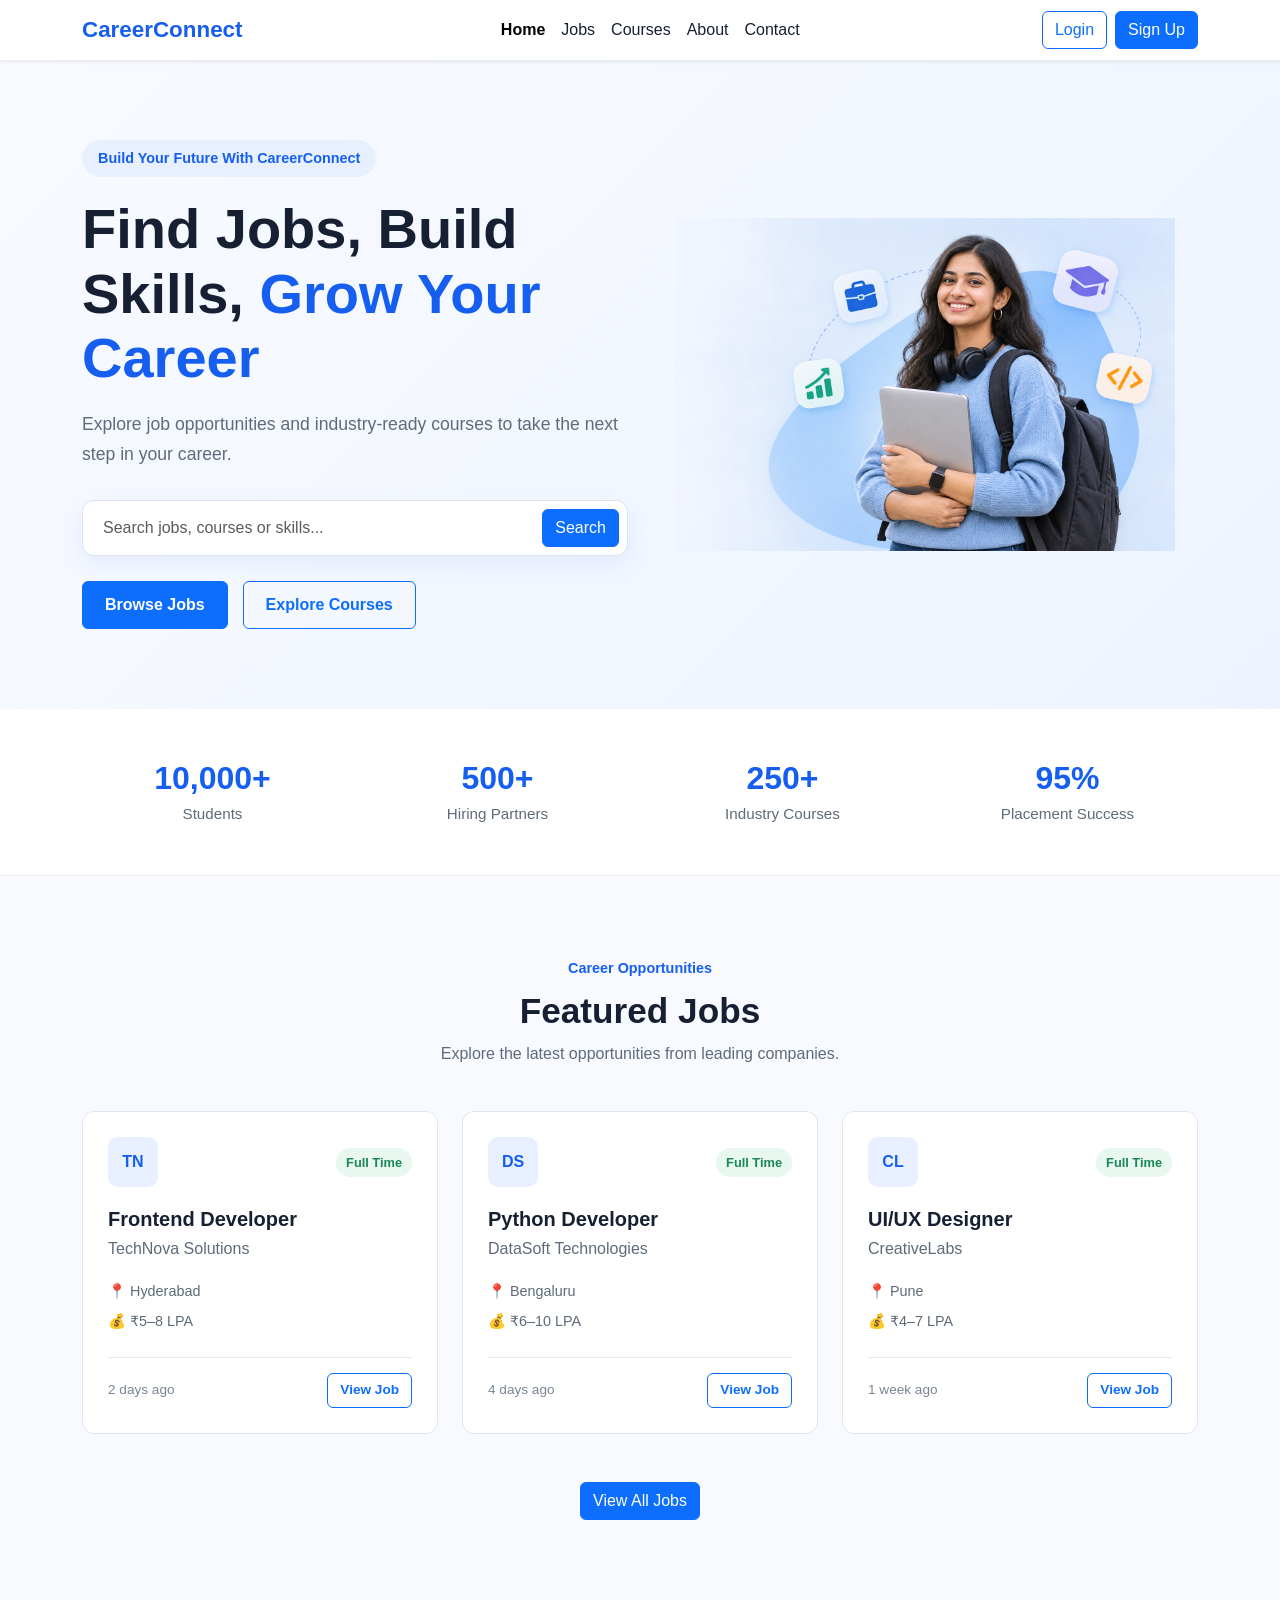
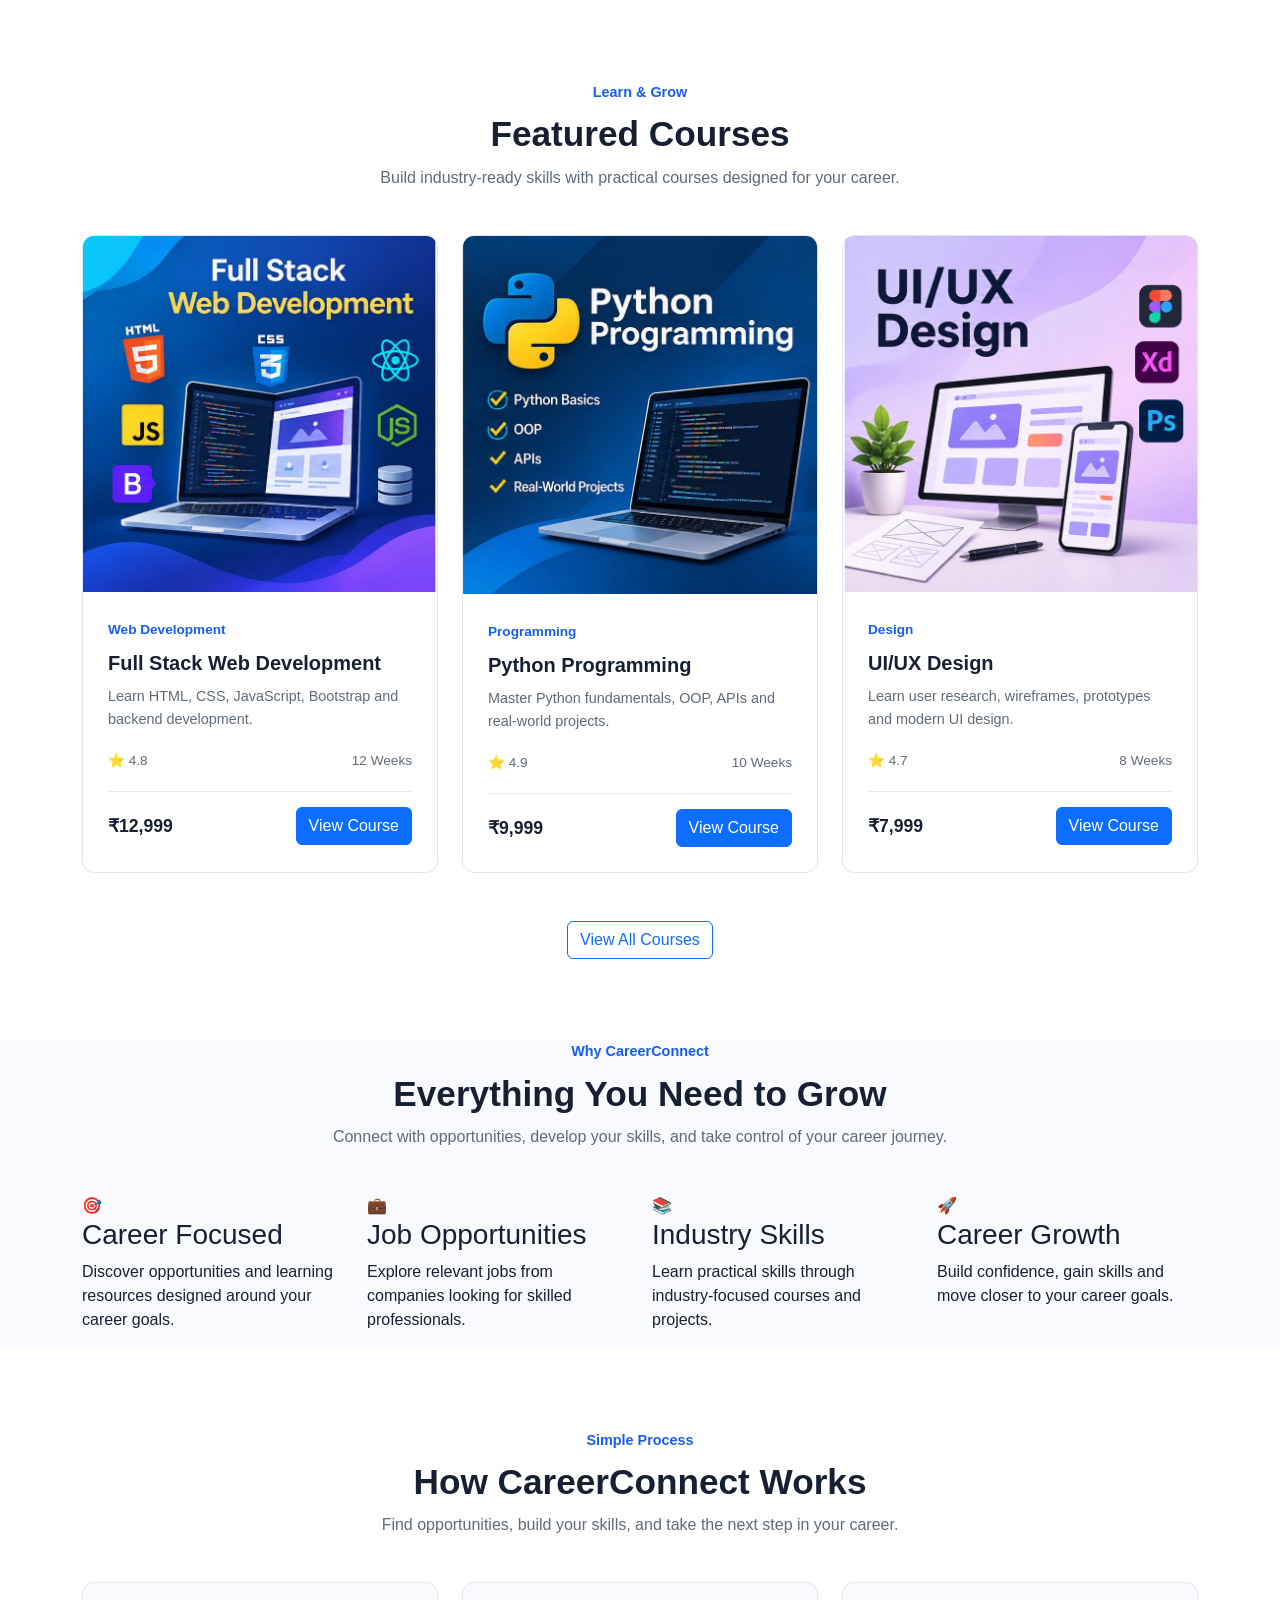
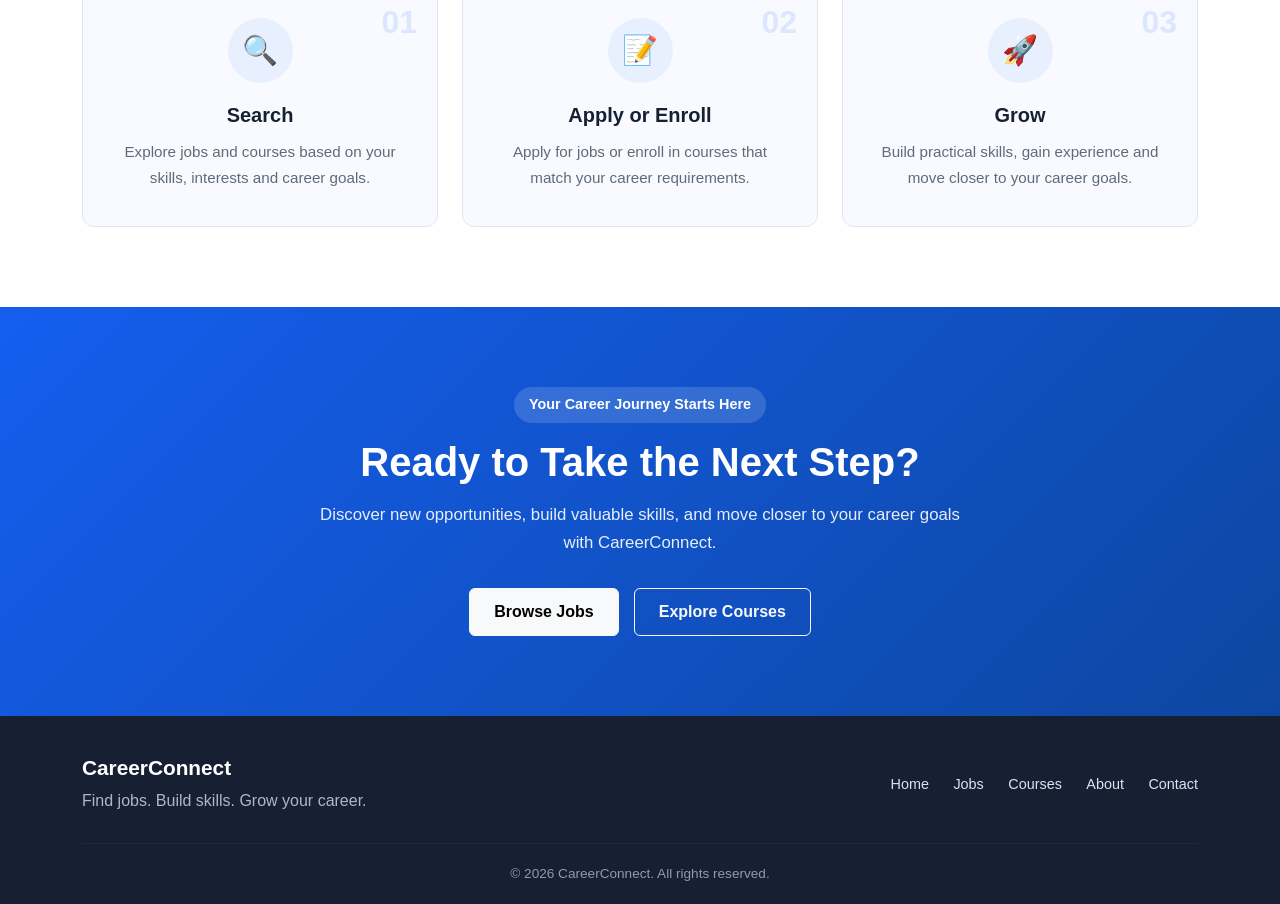
<file: index.html>
<!DOCTYPE html>
<html lang="en">
<head>
    <meta charset="UTF-8">
    <meta name="viewport" content="width=device-width, initial-scale=1.0">
    <title>CareerConnect</title>
    <!-- Bootstrap CSS -->
    <link
        href="https://cdn.jsdelivr.net/npm/bootstrap@5.3.8/dist/css/bootstrap.min.css"
        rel="stylesheet"
    >

    <!-- Our Custom CSS -->
    <link rel="stylesheet" href="css/style.css">
</head>
<body>

    <!-- Navbar starts here -->
    <nav class="navbar navbar-expand-lg bg-white shadow-sm">

    <div class="container">

        <!-- Brand -->
        <a class="navbar-brand fw-bold" href="index.html">
            CareerConnect
        </a>

        <!-- Mobile Toggle -->
        <button
            class="navbar-toggler"
            type="button"
            data-bs-toggle="collapse"
            data-bs-target="#mainNavbar"
            aria-controls="mainNavbar"
            aria-expanded="false"
            aria-label="Toggle navigation"
        >
            <span class="navbar-toggler-icon"></span>
        </button>

        <!-- Navigation -->
        <div class="collapse navbar-collapse" id="mainNavbar">

            <ul class="navbar-nav mx-auto mb-2 mb-lg-0">

                <li class="nav-item">
                    <a class="nav-link active" href="index.html">
                        Home
                    </a>
                </li>

                <li class="nav-item">
                    <a class="nav-link" href="pages/jobs.html">
                        Jobs
                    </a>
                </li>

                <li class="nav-item">
                    <a class="nav-link" href="pages/courses.html">
                        Courses
                    </a>
                </li>

                <li class="nav-item">
                    <a class="nav-link" href="pages/about.html">
                        About
                    </a>
                </li>

                <li class="nav-item">
                    <a class="nav-link" href="pages/contact.html">
                        Contact
                    </a>
                </li>

            </ul>

            <!-- Authentication Buttons -->
            <div class="d-flex gap-2">

                <a href="pages/login.html" class="btn btn-outline-primary">
                    Login
                </a>

                <a href="pages/signup.html" class="btn btn-primary">
                    Sign Up
                </a>

            </div>

        </div>

    </div>

</nav>




<!-- Hero Section begins -->

<section class="hero-section">

    <div class="container">

        <div class="row align-items-center">

            <!-- Hero Content -->
            <div class="col-lg-6">

                <span class="hero-badge">
                    Build Your Future With CareerConnect
                </span>

                <h1 class="hero-title">
                    Find Jobs, Build Skills,
                    <span>Grow Your Career</span>
                </h1>

                <p class="hero-text">
                    Explore job opportunities and industry-ready
                    courses to take the next step in your career.
                </p>


                <!-- Search -->
                <form class="hero-search">

                    <input
                        type="search"
                        class="form-control"
                        placeholder="Search jobs, courses or skills..."
                    >

                    <button type="submit" class="btn btn-primary">
                        Search
                    </button>

                </form>


                <!-- CTA Buttons -->
                <div class="hero-buttons">

                    <a href="pages/jobs.html"
                       class="btn btn-primary">
                        Browse Jobs
                    </a>

                    <a href="pages/courses.html"
                       class="btn btn-outline-primary">
                        Explore Courses
                    </a>

                </div>

            </div>


            <!-- Hero Image -->
            <div class="col-lg-6">

                <div class="hero-image-wrapper">

                    <img
                        src="assets/Images/hero-student.png"
                        alt="Student exploring career opportunities"
                        class="hero-image"
                    >

                </div>

            </div>

        </div>

    </div>

</section>

<!-- Statistics Section -->

<section class="stats-section">

    <div class="container">

        <div class="row text-center">

            <div class="col-md-3">
                <div class="stat-item">
                    <h2>10,000+</h2>
                    <p>Students</p>
                </div>
            </div>

            <div class="col-md-3">
                <div class="stat-item">
                    <h2>500+</h2>
                    <p>Hiring Partners</p>
                </div>
            </div>

            <div class="col-md-3">
                <div class="stat-item">
                    <h2>250+</h2>
                    <p>Industry Courses</p>
                </div>
            </div>

            <div class="col-md-3">
                <div class="stat-item">
                    <h2>95%</h2>
                    <p>Placement Success</p>
                </div>
            </div>

        </div>

    </div>

</section>

<!-- Featured Jobs Section -->

<section class="featured-jobs">

    <div class="container">

        <!-- Section Heading -->
        <div class="section-heading text-center">

            <span class="section-badge">
                Career Opportunities
            </span>

            <h2>
                Featured Jobs
            </h2>

            <p>
                Explore the latest opportunities from
                leading companies.
            </p>

        </div>


        <!-- Job Cards -->

        <div class="row g-4">

            <!-- Job 1 -->
            <div class="col-lg-4 col-md-6">

                <div class="job-card">

                    <div class="job-card-header">

                        <div class="company-logo">
                            TN
                        </div>

                        <span class="job-type">
                            Full Time
                        </span>

                    </div>

                    <h3>Frontend Developer</h3>

                    <p class="company-name">
                        TechNova Solutions
                    </p>

                    <div class="job-info">

                        <span>📍 Hyderabad</span>

                        <span>💰 ₹5–8 LPA</span>

                    </div>

                    <div class="job-card-footer">

                        <span>2 days ago</span>

                        <a href="pages/job-details.html"
                           class="btn btn-outline-primary">
                            View Job
                        </a>

                    </div>

                </div>

            </div>


            <!-- Job 2 -->
            <div class="col-lg-4 col-md-6">

                <div class="job-card">

                    <div class="job-card-header">

                        <div class="company-logo">
                            DS
                        </div>

                        <span class="job-type">
                            Full Time
                        </span>

                    </div>

                    <h3>Python Developer</h3>

                    <p class="company-name">
                        DataSoft Technologies
                    </p>

                    <div class="job-info">

                        <span>📍 Bengaluru</span>

                        <span>💰 ₹6–10 LPA</span>

                    </div>

                    <div class="job-card-footer">

                        <span>4 days ago</span>

                        <a href="pages/job-details.html"
                           class="btn btn-outline-primary">
                            View Job
                        </a>

                    </div>

                </div>

            </div>


            <!-- Job 3 -->
            <div class="col-lg-4 col-md-6">

                <div class="job-card">

                    <div class="job-card-header">

                        <div class="company-logo">
                            CL
                        </div>

                        <span class="job-type">
                            Full Time
                        </span>

                    </div>

                    <h3>UI/UX Designer</h3>

                    <p class="company-name">
                        CreativeLabs
                    </p>

                    <div class="job-info">

                        <span>📍 Pune</span>

                        <span>💰 ₹4–7 LPA</span>

                    </div>

                    <div class="job-card-footer">

                        <span>1 week ago</span>

                        <a href="pages/job-details.html"
                           class="btn btn-outline-primary">
                            View Job
                        </a>

                    </div>

                </div>

            </div>

        </div>


        <!-- View All Jobs -->

        <div class="text-center mt-5">

            <a href="pages/jobs.html"
               class="btn btn-primary">
                View All Jobs
            </a>

        </div>

    </div>

</section>

<!-- Featured Courses Section -->

<section class="featured-courses">

    <div class="container">

        <!-- Section Heading -->
        <div class="section-heading text-center">

            <span class="section-badge">
                Learn & Grow
            </span>

            <h2>
                Featured Courses
            </h2>

            <p>
                Build industry-ready skills with practical
                courses designed for your career.
            </p>

        </div>


        <!-- Course Cards -->

        <div class="row g-4">

            <!-- Course 1 -->
            <div class="col-lg-4 col-md-6">

                <div class="course-card">

                    <img
                        src="assets/Images/fullstack-course.jpeg"
                        alt="Full Stack Web Development course"
                        class="course-image"
                    >

                    <div class="course-content">

                        <span class="course-category">
                            Web Development
                        </span>

                        <h3>
                            Full Stack Web Development
                        </h3>

                        <p>
                            Learn HTML, CSS, JavaScript,
                            Bootstrap and backend development.
                        </p>

                        <div class="course-meta">

                            <span>⭐ 4.8</span>

                            <span>12 Weeks</span>

                        </div>

                        <div class="course-footer">

                            <strong>
                                ₹12,999
                            </strong>

                            <a
                                href="pages/course-details.html"
                                class="btn btn-primary"
                            >
                                View Course
                            </a>

                        </div>

                    </div>

                </div>

            </div>


            <!-- Course 2 -->
            <div class="col-lg-4 col-md-6">

                <div class="course-card">

                    <img
                        src="assets/Images/python-course.jpg"
                        alt="Python Programming course"
                        class="course-image"
                    >

                    <div class="course-content">

                        <span class="course-category">
                            Programming
                        </span>

                        <h3>
                            Python Programming
                        </h3>

                        <p>
                            Master Python fundamentals,
                            OOP, APIs and real-world projects.
                        </p>

                        <div class="course-meta">

                            <span>⭐ 4.9</span>

                            <span>10 Weeks</span>

                        </div>

                        <div class="course-footer">

                            <strong>
                                ₹9,999
                            </strong>

                            <a
                                href="pages/course-details.html"
                                class="btn btn-primary"
                            >
                                View Course
                            </a>

                        </div>

                    </div>

                </div>

            </div>


            <!-- Course 3 -->
            <div class="col-lg-4 col-md-6">

                <div class="course-card">

                    <img
                        src="assets/Images/uiux.jpeg"
                        alt="UI UX Design course"
                        class="course-image"
                    >

                    <div class="course-content">

                        <span class="course-category">
                            Design
                        </span>

                        <h3>
                            UI/UX Design
                        </h3>

                        <p>
                            Learn user research, wireframes,
                            prototypes and modern UI design.
                        </p>

                        <div class="course-meta">

                            <span>⭐ 4.7</span>

                            <span>8 Weeks</span>

                        </div>

                        <div class="course-footer">

                            <strong>
                                ₹7,999
                            </strong>

                            <a
                                href="pages/course-details.html"
                                class="btn btn-primary"
                            >
                                View Course
                            </a>

                        </div>

                    </div>

                </div>

            </div>

        </div>


        <!-- View All Courses -->

        <div class="text-center mt-5">

            <a
                href="pages/courses.html"
                class="btn btn-outline-primary"
            >
                View All Courses
            </a>

        </div>

    </div>

</section>

<!-- Why Choose CareerConnect Section -->

<section class="why-choose-section">

    <div class="container">

        <!-- Section Heading -->
        <div class="section-heading text-center">

            <span class="section-badge">
                Why CareerConnect
            </span>

            <h2>
                Everything You Need to Grow
            </h2>

            <p>
                Connect with opportunities, develop your skills,
                and take control of your career journey.
            </p>

        </div>


        <!-- Benefits -->

        <div class="row g-4">

            <!-- Benefit 1 -->
            <div class="col-lg-3 col-md-6">

                <div class="benefit-card">

                    <div class="benefit-icon">
                        🎯
                    </div>

                    <h3>
                        Career Focused
                    </h3>

                    <p>
                        Discover opportunities and learning
                        resources designed around your career goals.
                    </p>

                </div>

            </div>


            <!-- Benefit 2 -->
            <div class="col-lg-3 col-md-6">

                <div class="benefit-card">

                    <div class="benefit-icon">
                        💼
                    </div>

                    <h3>
                        Job Opportunities
                    </h3>

                    <p>
                        Explore relevant jobs from companies
                        looking for skilled professionals.
                    </p>

                </div>

            </div>


            <!-- Benefit 3 -->
            <div class="col-lg-3 col-md-6">

                <div class="benefit-card">

                    <div class="benefit-icon">
                        📚
                    </div>

                    <h3>
                        Industry Skills
                    </h3>

                    <p>
                        Learn practical skills through
                        industry-focused courses and projects.
                    </p>

                </div>

            </div>


            <!-- Benefit 4 -->
            <div class="col-lg-3 col-md-6">

                <div class="benefit-card">

                    <div class="benefit-icon">
                        🚀
                    </div>

                    <h3>
                        Career Growth
                    </h3>

                    <p>
                        Build confidence, gain skills and move
                        closer to your career goals.
                    </p>

                </div>

            </div>

        </div>

    </div>

</section>
<!-- How CareerConnect Works -->

<section class="how-it-works">

    <div class="container">

        <!-- Section Heading -->
        <div class="section-heading text-center">

            <span class="section-badge">
                Simple Process
            </span>

            <h2>
                How CareerConnect Works
            </h2>

            <p>
                Find opportunities, build your skills,
                and take the next step in your career.
            </p>

        </div>


        <!-- Steps -->

        <div class="row g-4">

            <!-- Step 1 -->
            <div class="col-lg-4">

                <div class="step-card">

                    <div class="step-number">
                        01
                    </div>

                    <div class="step-icon">
                        🔍
                    </div>

                    <h3>
                        Search
                    </h3>

                    <p>
                        Explore jobs and courses based on
                        your skills, interests and career goals.
                    </p>

                </div>

            </div>


            <!-- Step 2 -->
            <div class="col-lg-4">

                <div class="step-card">

                    <div class="step-number">
                        02
                    </div>

                    <div class="step-icon">
                        📝
                    </div>

                    <h3>
                        Apply or Enroll
                    </h3>

                    <p>
                        Apply for jobs or enroll in courses
                        that match your career requirements.
                    </p>

                </div>

            </div>


            <!-- Step 3 -->
            <div class="col-lg-4">

                <div class="step-card">

                    <div class="step-number">
                        03
                    </div>

                    <div class="step-icon">
                        🚀
                    </div>

                    <h3>
                        Grow
                    </h3>

                    <p>
                        Build practical skills, gain experience
                        and move closer to your career goals.
                    </p>

                </div>

            </div>

        </div>

    </div>

</section>
<!-- Final CTA Section -->

<section class="cta-section">

    <div class="container">

        <div class="cta-content text-center">

            <span class="cta-badge">
                Your Career Journey Starts Here
            </span>

            <h2>
                Ready to Take the Next Step?
            </h2>

            <p>
                Discover new opportunities, build valuable skills,
                and move closer to your career goals with CareerConnect.
            </p>

            <div class="cta-buttons">

                <a
                    href="pages/jobs.html"
                    class="btn btn-light"
                >
                    Browse Jobs
                </a>

                <a
                    href="pages/courses.html"
                    class="btn btn-outline-light"
                >
                    Explore Courses
                </a>

            </div>

        </div>

    </div>

</section>

<!-- Footer -->

<footer class="footer">

    <div class="container">

        <div class="row align-items-center">

            <!-- Brand -->
            <div class="col-md-6">

                <h5>CareerConnect</h5>

                <p>
                    Find jobs. Build skills. Grow your career.
                </p>

            </div>


            <!-- Links -->
            <div class="col-md-6 text-md-end">

                <a href="index.html">Home</a>

                <a href="pages/jobs.html">Jobs</a>

                <a href="pages/courses.html">Courses</a>

                <a href="pages/about.html">About</a>

                <a href="pages/contact.html">Contact</a>

            </div>

        </div>


        <hr>


        <div class="text-center">

            <p class="copyright">
                © 2026 CareerConnect. All rights reserved.
            </p>

        </div>

    </div>

</footer>
    
  <script src="https://cdn.jsdelivr.net/npm/bootstrap@5.3.8/dist/js/bootstrap.bundle.min.js"></script>  
</body>
</html>
</file>
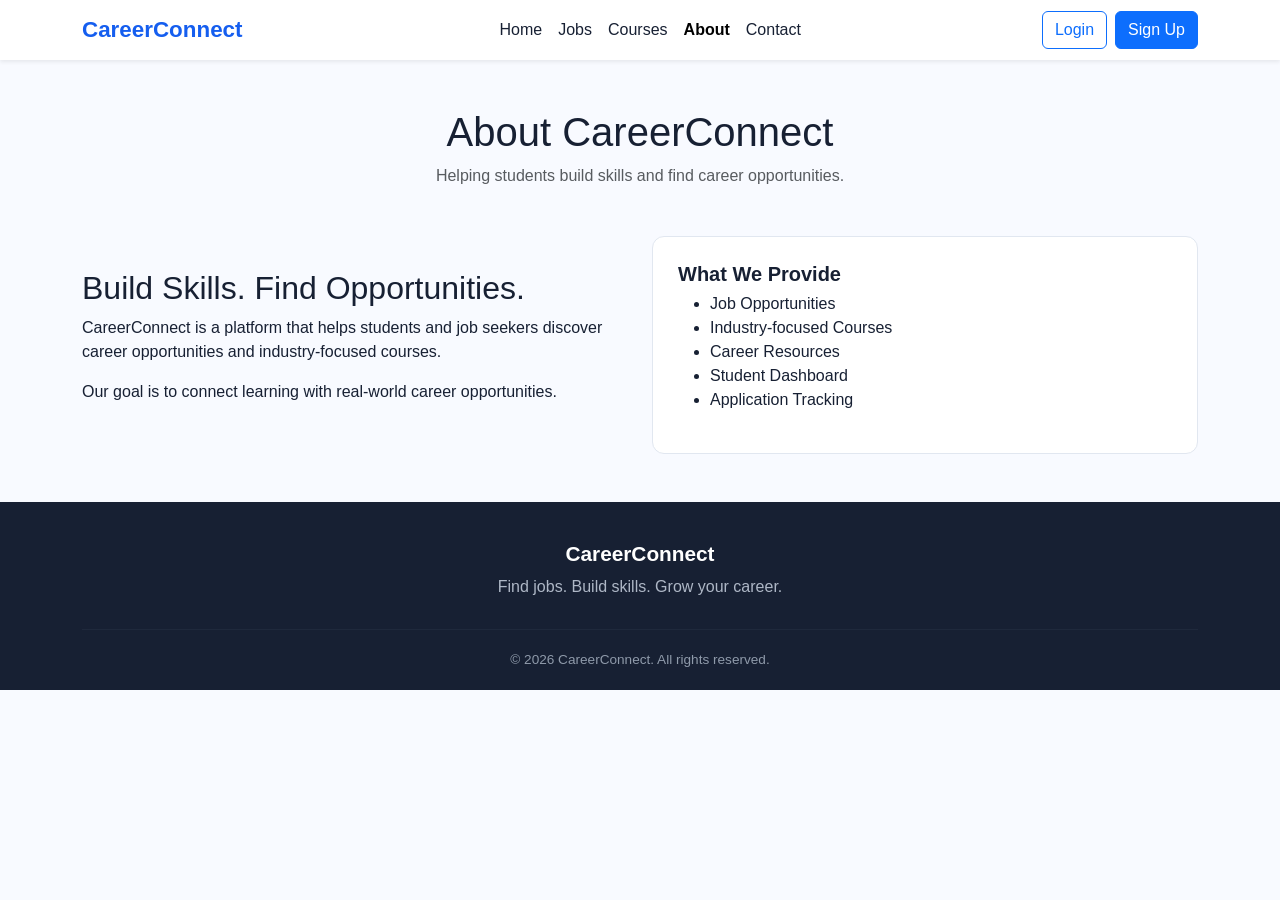
<file: pages/about.html>
<!DOCTYPE html>
<html lang="en">

<head>

    <meta charset="UTF-8">

    <meta name="viewport" content="width=device-width, initial-scale=1.0">

    <title>About | CareerConnect</title>

    <link
        href="https://cdn.jsdelivr.net/npm/bootstrap@5.3.8/dist/css/bootstrap.min.css"
        rel="stylesheet"
    >

    <link rel="stylesheet" href="../css/style.css">

</head>

<body>

    <!-- Navbar -->

    <nav class="navbar navbar-expand-lg bg-white shadow-sm">

        <div class="container">

            <a class="navbar-brand fw-bold" href="../index.html">
                CareerConnect
            </a>

            <button
                class="navbar-toggler"
                type="button"
                data-bs-toggle="collapse"
                data-bs-target="#navbar"
            >
                <span class="navbar-toggler-icon"></span>
            </button>

            <div class="collapse navbar-collapse" id="navbar">

                <ul class="navbar-nav mx-auto">

                    <li class="nav-item">
                        <a class="nav-link" href="../index.html">
                            Home
                        </a>
                    </li>

                    <li class="nav-item">
                        <a class="nav-link" href="jobs.html">
                            Jobs
                        </a>
                    </li>

                    <li class="nav-item">
                        <a class="nav-link" href="courses.html">
                            Courses
                        </a>
                    </li>

                    <li class="nav-item">
                        <a class="nav-link active" href="about.html">
                            About
                        </a>
                    </li>

                    <li class="nav-item">
                        <a class="nav-link" href="contact.html">
                            Contact
                        </a>
                    </li>

                </ul>

                <div class="d-flex gap-2">

                    <a href="login.html"
                       class="btn btn-outline-primary">
                        Login
                    </a>

                    <a href="signup.html"
                       class="btn btn-primary">
                        Sign Up
                    </a>

                </div>

            </div>

        </div>

    </nav>


    <!-- About -->

    <section class="py-5">

        <div class="container">

            <div class="text-center mb-5">

                <h1>About CareerConnect</h1>

                <p class="text-muted">
                    Helping students build skills and find career opportunities.
                </p>

            </div>


            <div class="row align-items-center">

                <div class="col-md-6">

                    <h2>
                        Build Skills. Find Opportunities.
                    </h2>

                    <p>
                        CareerConnect is a platform that helps students
                        and job seekers discover career opportunities
                        and industry-focused courses.
                    </p>

                    <p>
                        Our goal is to connect learning with real-world
                        career opportunities.
                    </p>

                </div>


                <div class="col-md-6">

                    <div class="job-card">

                        <h3>What We Provide</h3>

                        <ul>
                            <li>Job Opportunities</li>
                            <li>Industry-focused Courses</li>
                            <li>Career Resources</li>
                            <li>Student Dashboard</li>
                            <li>Application Tracking</li>
                        </ul>

                    </div>

                </div>

            </div>

        </div>

    </section>


    <!-- Footer -->

    <footer class="footer">

        <div class="container text-center">

            <h5>CareerConnect</h5>

            <p>
                Find jobs. Build skills. Grow your career.
            </p>

            <hr>

            <p class="copyright">
                © 2026 CareerConnect. All rights reserved.
            </p>

        </div>

    </footer>


    <script
        src="https://cdn.jsdelivr.net/npm/bootstrap@5.3.8/dist/js/bootstrap.bundle.min.js">
    </script>

</body>

</html>
</file>
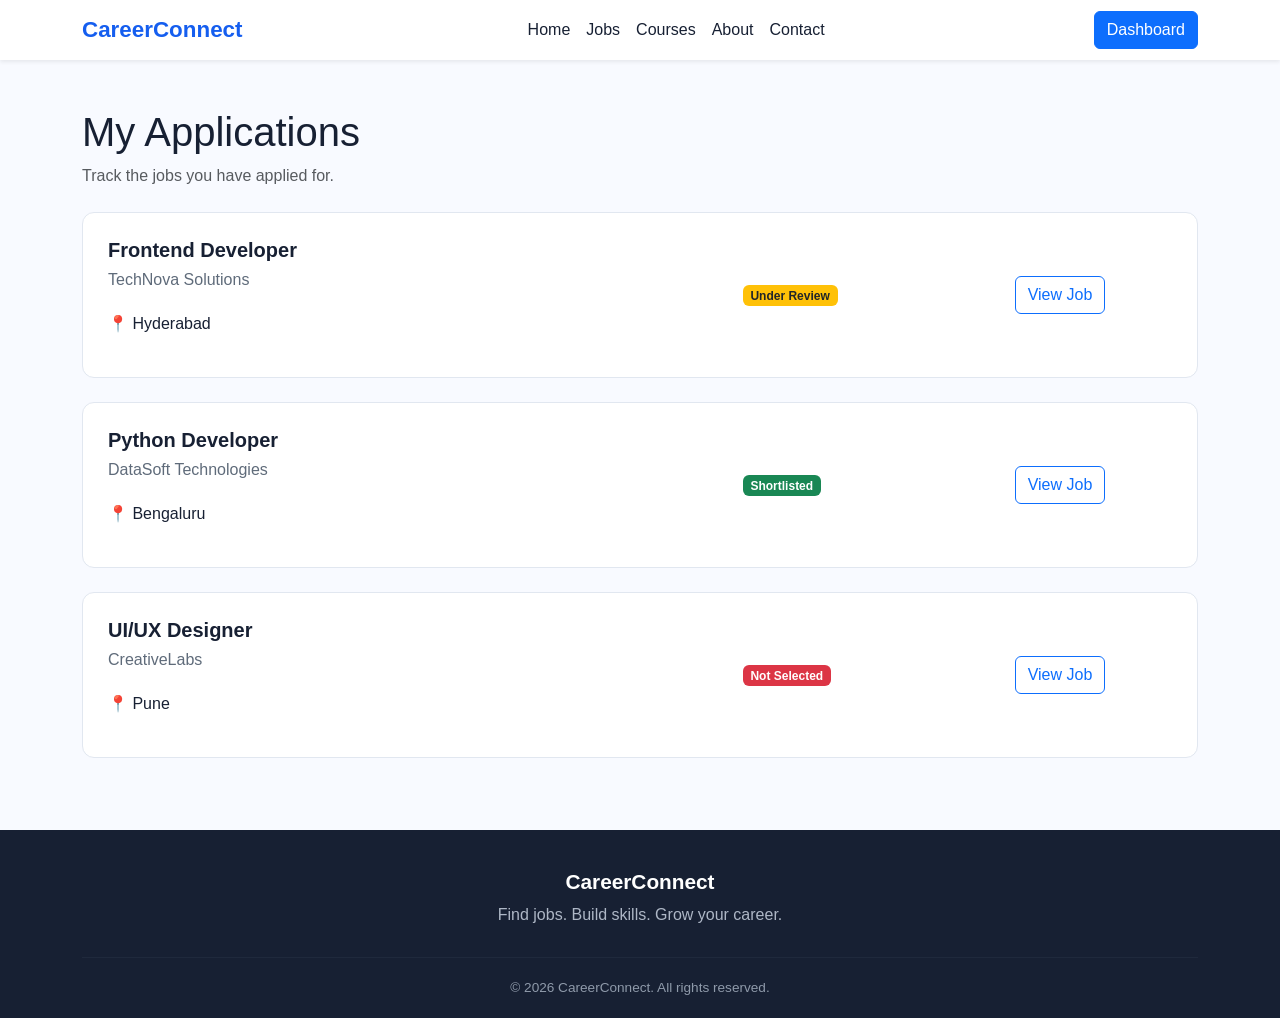
<file: pages/applications.html>
<!DOCTYPE html>
<html lang="en">

<head>

    <meta charset="UTF-8">

    <meta name="viewport" content="width=device-width, initial-scale=1.0">

    <title>My Applications | CareerConnect</title>

    <!-- Bootstrap -->
    <link
        href="https://cdn.jsdelivr.net/npm/bootstrap@5.3.8/dist/css/bootstrap.min.css"
        rel="stylesheet"
    >

    <!-- Custom CSS -->
    <link rel="stylesheet" href="../css/style.css">

</head>

<body>

    <!-- Navbar -->

    <nav class="navbar navbar-expand-lg bg-white shadow-sm">

        <div class="container">

            <a class="navbar-brand fw-bold" href="../index.html">
                CareerConnect
            </a>

            <button
                class="navbar-toggler"
                type="button"
                data-bs-toggle="collapse"
                data-bs-target="#navbar"
            >
                <span class="navbar-toggler-icon"></span>
            </button>

            <div class="collapse navbar-collapse" id="navbar">

                <ul class="navbar-nav mx-auto">

                    <li class="nav-item">
                        <a class="nav-link" href="../index.html">
                            Home
                        </a>
                    </li>

                    <li class="nav-item">
                        <a class="nav-link" href="jobs.html">
                            Jobs
                        </a>
                    </li>

                    <li class="nav-item">
                        <a class="nav-link" href="courses.html">
                            Courses
                        </a>
                    </li>

                    <li class="nav-item">
                        <a class="nav-link" href="about.html">
                            About
                        </a>
                    </li>

                    <li class="nav-item">
                        <a class="nav-link" href="contact.html">
                            Contact
                        </a>
                    </li>

                </ul>

                <a href="dashboard.html"
                   class="btn btn-primary">
                    Dashboard
                </a>

            </div>

        </div>

    </nav>


    <!-- Applications -->

    <section class="py-5">

        <div class="container">

            <h1>
                My Applications
            </h1>

            <p class="text-muted mb-4">
                Track the jobs you have applied for.
            </p>


            <!-- Application 1 -->

            <div class="job-card mb-4">

                <div class="row align-items-center">

                    <div class="col-md-7">

                        <h3>
                            Frontend Developer
                        </h3>

                        <p class="company-name">
                            TechNova Solutions
                        </p>

                        <p>
                            📍 Hyderabad
                        </p>

                    </div>

                    <div class="col-md-3">

                        <span class="badge bg-warning text-dark">
                            Under Review
                        </span>

                    </div>

                    <div class="col-md-2">

                        <a href="job-details.html"
                           class="btn btn-outline-primary">
                            View Job
                        </a>

                    </div>

                </div>

            </div>


            <!-- Application 2 -->

            <div class="job-card mb-4">

                <div class="row align-items-center">

                    <div class="col-md-7">

                        <h3>
                            Python Developer
                        </h3>

                        <p class="company-name">
                            DataSoft Technologies
                        </p>

                        <p>
                            📍 Bengaluru
                        </p>

                    </div>

                    <div class="col-md-3">

                        <span class="badge bg-success">
                            Shortlisted
                        </span>

                    </div>

                    <div class="col-md-2">

                        <a href="job-details.html"
                           class="btn btn-outline-primary">
                            View Job
                        </a>

                    </div>

                </div>

            </div>


            <!-- Application 3 -->

            <div class="job-card mb-4">

                <div class="row align-items-center">

                    <div class="col-md-7">

                        <h3>
                            UI/UX Designer
                        </h3>

                        <p class="company-name">
                            CreativeLabs
                        </p>

                        <p>
                            📍 Pune
                        </p>

                    </div>

                    <div class="col-md-3">

                        <span class="badge bg-danger">
                            Not Selected
                        </span>

                    </div>

                    <div class="col-md-2">

                        <a href="job-details.html"
                           class="btn btn-outline-primary">
                            View Job
                        </a>

                    </div>

                </div>

            </div>

        </div>

    </section>


    <!-- Footer -->

    <footer class="footer">

        <div class="container text-center">

            <h5>CareerConnect</h5>

            <p>
                Find jobs. Build skills. Grow your career.
            </p>

            <hr>

            <p class="copyright">
                © 2026 CareerConnect. All rights reserved.
            </p>

        </div>

    </footer>


    <!-- Bootstrap JS -->

    <script
        src="https://cdn.jsdelivr.net/npm/bootstrap@5.3.8/dist/js/bootstrap.bundle.min.js">
    </script>

</body>

</html>
</file>
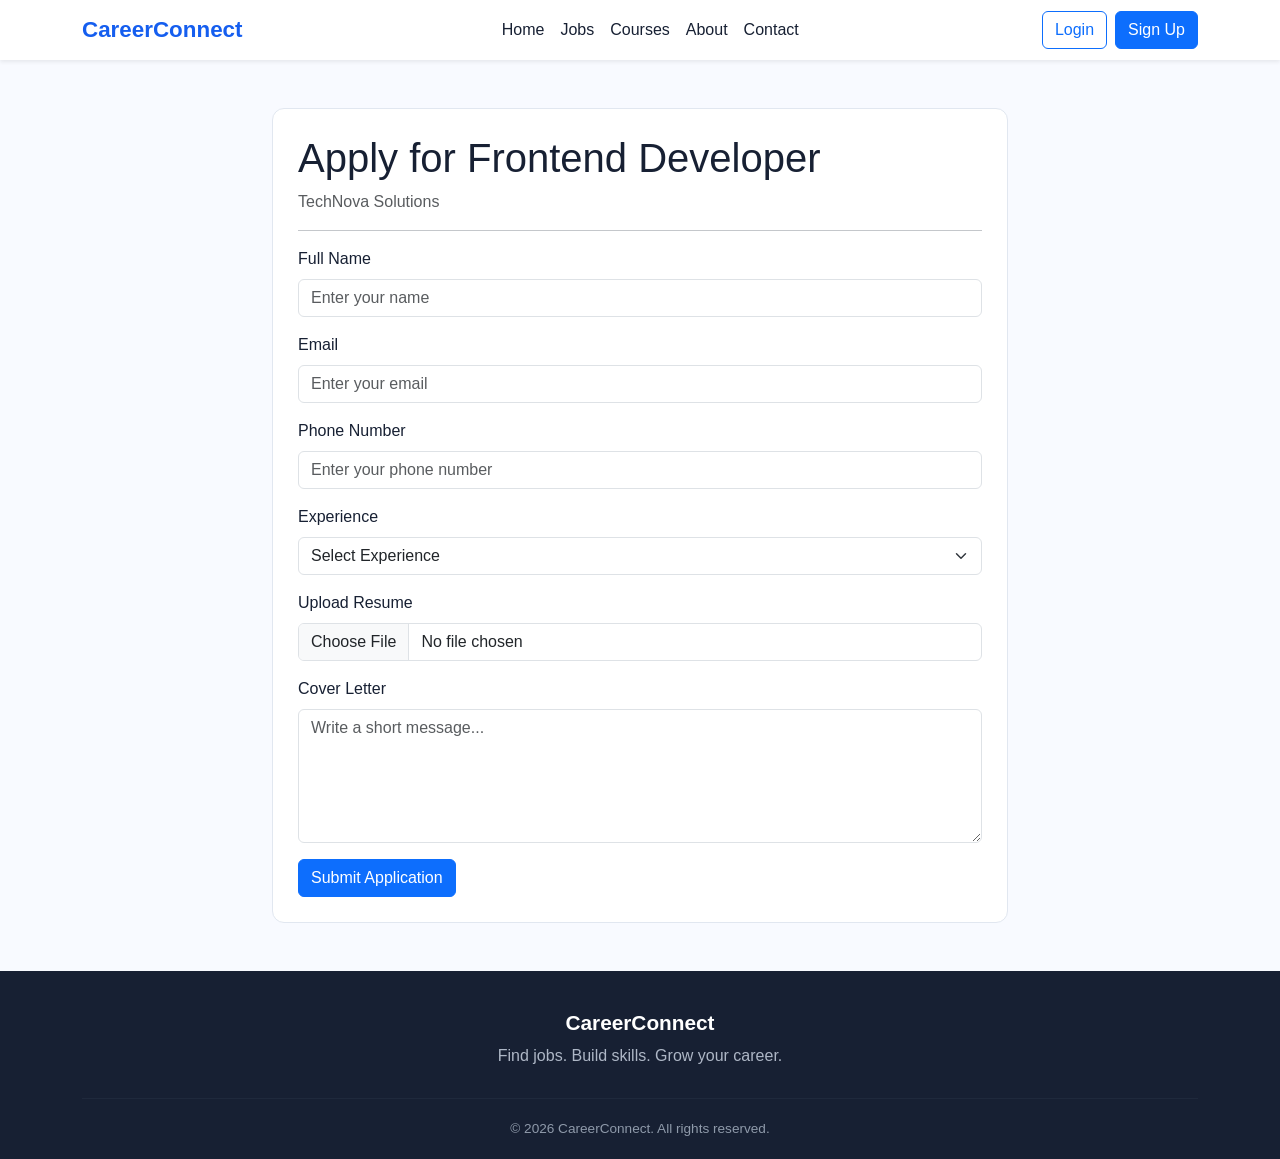
<file: pages/apply.html>
<!DOCTYPE html>
<html lang="en">

<head>

    <meta charset="UTF-8">

    <meta name="viewport" content="width=device-width, initial-scale=1.0">

    <title>Apply | CareerConnect</title>

    <link
        href="https://cdn.jsdelivr.net/npm/bootstrap@5.3.8/dist/css/bootstrap.min.css"
        rel="stylesheet"
    >

    <link rel="stylesheet" href="../css/style.css">

</head>

<body>

    <!-- Navbar -->

    <nav class="navbar navbar-expand-lg bg-white shadow-sm">

        <div class="container">

            <a class="navbar-brand fw-bold" href="../index.html">
                CareerConnect
            </a>

            <button
                class="navbar-toggler"
                type="button"
                data-bs-toggle="collapse"
                data-bs-target="#navbar"
            >
                <span class="navbar-toggler-icon"></span>
            </button>

            <div class="collapse navbar-collapse" id="navbar">

                <ul class="navbar-nav mx-auto">

                    <li class="nav-item">
                        <a class="nav-link" href="../index.html">
                            Home
                        </a>
                    </li>

                    <li class="nav-item">
                        <a class="nav-link" href="jobs.html">
                            Jobs
                        </a>
                    </li>

                    <li class="nav-item">
                        <a class="nav-link" href="courses.html">
                            Courses
                        </a>
                    </li>

                    <li class="nav-item">
                        <a class="nav-link" href="about.html">
                            About
                        </a>
                    </li>

                    <li class="nav-item">
                        <a class="nav-link" href="contact.html">
                            Contact
                        </a>
                    </li>

                </ul>

                <div class="d-flex gap-2">

                    <a href="login.html"
                       class="btn btn-outline-primary">
                        Login
                    </a>

                    <a href="signup.html"
                       class="btn btn-primary">
                        Sign Up
                    </a>

                </div>

            </div>

        </div>

    </nav>


    <!-- Application Form -->

    <section class="py-5">

        <div class="container">

            <div class="row justify-content-center">

                <div class="col-md-8">

                    <div class="job-card">

                        <h1>Apply for Frontend Developer</h1>

                        <p class="text-muted">
                            TechNova Solutions
                        </p>

                        <hr>

                        <form>

                            <!-- Name -->

                            <div class="mb-3">

                                <label class="form-label">
                                    Full Name
                                </label>

                                <input
                                    type="text"
                                    class="form-control"
                                    placeholder="Enter your name"
                                >

                            </div>


                            <!-- Email -->

                            <div class="mb-3">

                                <label class="form-label">
                                    Email
                                </label>

                                <input
                                    type="email"
                                    class="form-control"
                                    placeholder="Enter your email"
                                >

                            </div>


                            <!-- Phone -->

                            <div class="mb-3">

                                <label class="form-label">
                                    Phone Number
                                </label>

                                <input
                                    type="tel"
                                    class="form-control"
                                    placeholder="Enter your phone number"
                                >

                            </div>


                            <!-- Experience -->

                            <div class="mb-3">

                                <label class="form-label">
                                    Experience
                                </label>

                                <select class="form-select">

                                    <option>
                                        Select Experience
                                    </option>

                                    <option>
                                        Fresher
                                    </option>

                                    <option>
                                        1 - 2 Years
                                    </option>

                                    <option>
                                        2 - 5 Years
                                    </option>

                                    <option>
                                        5+ Years
                                    </option>

                                </select>

                            </div>


                            <!-- Resume -->

                            <div class="mb-3">

                                <label class="form-label">
                                    Upload Resume
                                </label>

                                <input
                                    type="file"
                                    class="form-control"
                                >

                            </div>


                            <!-- Cover Letter -->

                            <div class="mb-3">

                                <label class="form-label">
                                    Cover Letter
                                </label>

                                <textarea
                                    class="form-control"
                                    rows="5"
                                    placeholder="Write a short message..."
                                ></textarea>

                            </div>


                            <!-- Submit -->

                            <button
                                type="submit"
                                class="btn btn-primary">
                                Submit Application
                            </button>

                        </form>

                    </div>

                </div>

            </div>

        </div>

    </section>


    <!-- Footer -->

    <footer class="footer">

        <div class="container text-center">

            <h5>CareerConnect</h5>

            <p>
                Find jobs. Build skills. Grow your career.
            </p>

            <hr>

            <p class="copyright">
                © 2026 CareerConnect. All rights reserved.
            </p>

        </div>

    </footer>


    <script
        src="https://cdn.jsdelivr.net/npm/bootstrap@5.3.8/dist/js/bootstrap.bundle.min.js">
    </script>

</body>

</html>
</file>
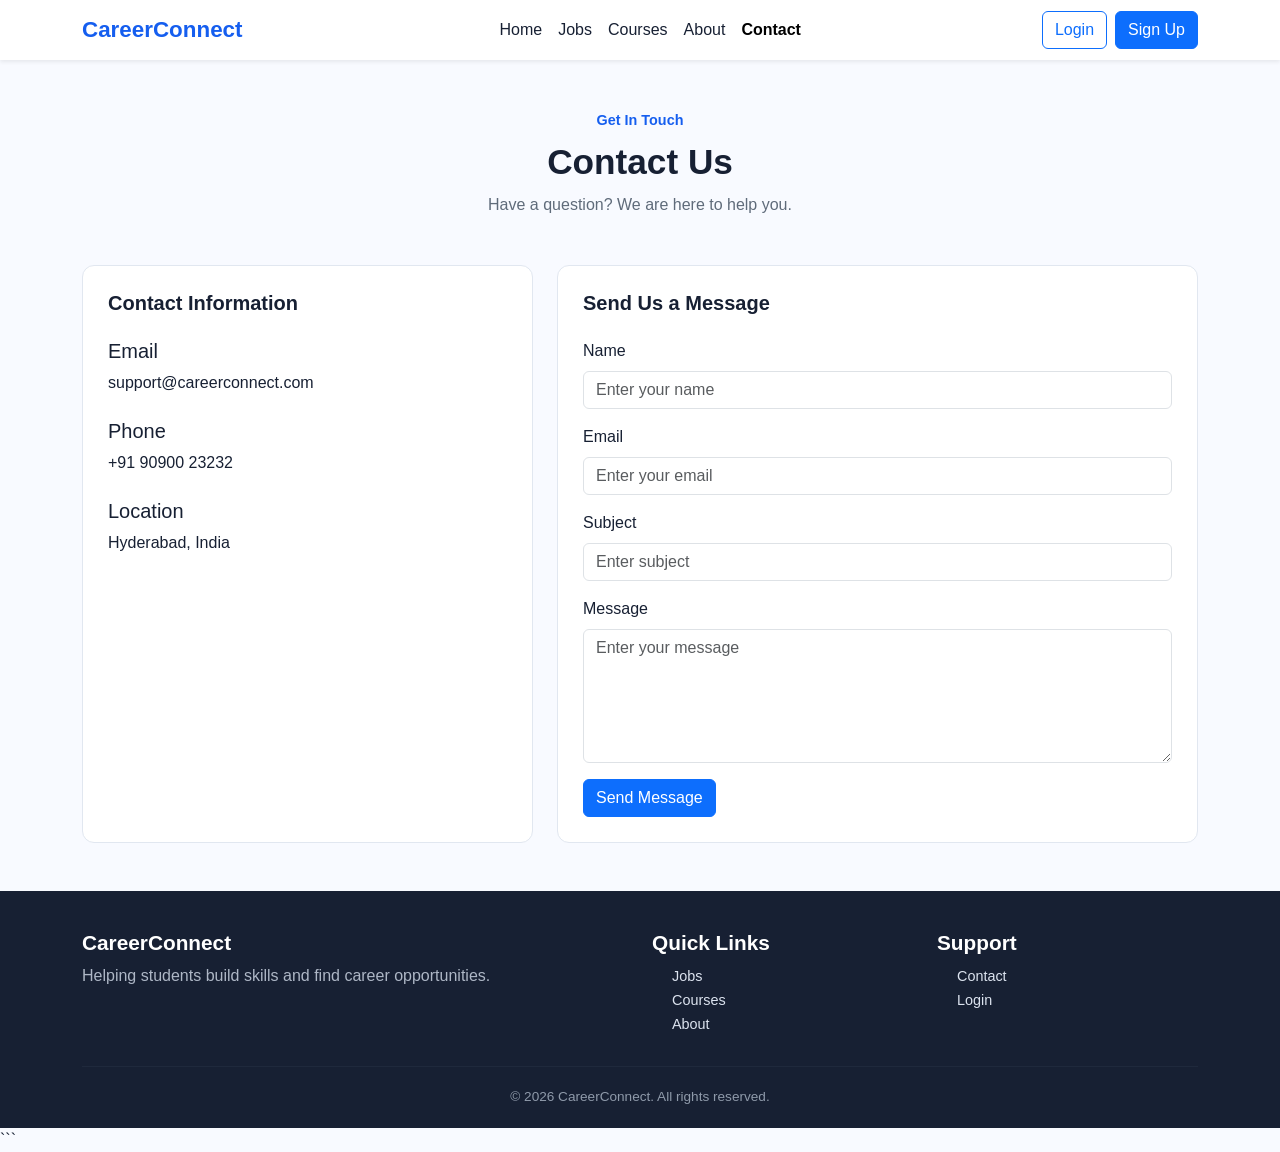
<file: pages/contact.html>
<!DOCTYPE html>
<html lang="en">

<head>
    <meta charset="UTF-8">
    <meta name="viewport" content="width=device-width, initial-scale=1.0">

    <title>Contact Us - CareerConnect</title>

    <!-- Bootstrap CSS -->
    <link
        href="https://cdn.jsdelivr.net/npm/bootstrap@5.3.3/dist/css/bootstrap.min.css"
        rel="stylesheet"
    >

    <!-- Custom CSS -->
    <link rel="stylesheet" href="../css/style.css">
</head>

<body>

    <!-- Navbar -->
    <nav class="navbar navbar-expand-lg bg-white shadow-sm">

        <div class="container">

            <a class="navbar-brand fw-bold" href="../index.html">
                CareerConnect
            </a>

            <button
                class="navbar-toggler"
                type="button"
                data-bs-toggle="collapse"
                data-bs-target="#navbar"
            >
                <span class="navbar-toggler-icon"></span>
            </button>

            <div class="collapse navbar-collapse" id="navbar">

                <ul class="navbar-nav mx-auto">

                    <li class="nav-item">
                        <a class="nav-link" href="../index.html">
                            Home
                        </a>
                    </li>

                    <li class="nav-item">
                        <a class="nav-link" href="jobs.html">
                            Jobs
                        </a>
                    </li>

                    <li class="nav-item">
                        <a class="nav-link" href="courses.html">
                            Courses
                        </a>
                    </li>

                    <li class="nav-item">
                        <a class="nav-link" href="about.html">
                            About
                        </a>
                    </li>

                    <li class="nav-item">
                        <a class="nav-link active" href="contact.html">
                            Contact
                        </a>
                    </li>

                </ul>

                <div class="d-flex gap-2">

                    <a href="login.html" class="btn btn-outline-primary">
                        Login
                    </a>

                    <a href="signup.html" class="btn btn-primary">
                        Sign Up
                    </a>

                </div>

            </div>

        </div>

    </nav>


    <!-- Contact Section -->
    <section class="py-5">

        <div class="container">

            <!-- Heading -->
            <div class="section-heading text-center mb-5">

                <span class="section-badge">
                    Get In Touch
                </span>

                <h2>
                    Contact Us
                </h2>

                <p>
                    Have a question? We are here to help you.
                </p>

            </div>


            <div class="row g-4">

                <!-- Contact Information -->
                <div class="col-md-5">

                    <div class="job-card">

                        <h3 class="mb-4">
                            Contact Information
                        </h3>

                        <div class="mb-4">

                            <h5>Email</h5>

                            <p class="mb-0">
                                support@careerconnect.com
                            </p>

                        </div>


                        <div class="mb-4">

                            <h5>Phone</h5>

                            <p class="mb-0">
                                +91 90900 23232
                            </p>

                        </div>


                        <div>

                            <h5>Location</h5>

                            <p class="mb-0">
                                Hyderabad, India
                            </p>

                        </div>

                    </div>

                </div>


                <!-- Contact Form -->
                <div class="col-md-7">

                    <div class="job-card">

                        <h3 class="mb-4">
                            Send Us a Message
                        </h3>

                        <form>

                            <div class="mb-3">

                                <label class="form-label">
                                    Name
                                </label>

                                <input
                                    type="text"
                                    class="form-control"
                                    placeholder="Enter your name"
                                >

                            </div>


                            <div class="mb-3">

                                <label class="form-label">
                                    Email
                                </label>

                                <input
                                    type="email"
                                    class="form-control"
                                    placeholder="Enter your email"
                                >

                            </div>


                            <div class="mb-3">

                                <label class="form-label">
                                    Subject
                                </label>

                                <input
                                    type="text"
                                    class="form-control"
                                    placeholder="Enter subject"
                                >

                            </div>


                            <div class="mb-3">

                                <label class="form-label">
                                    Message
                                </label>

                                <textarea
                                    class="form-control"
                                    rows="5"
                                    placeholder="Enter your message"
                                ></textarea>

                            </div>


                            <button
                                type="submit"
                                class="btn btn-primary"
                            >
                                Send Message
                            </button>

                        </form>

                    </div>

                </div>

            </div>

        </div>

    </section>


    <!-- Footer -->
    <footer class="footer">

        <div class="container">

            <div class="row">

                <div class="col-md-6">

                    <h5>
                        CareerConnect
                    </h5>

                    <p>
                        Helping students build skills and find career opportunities.
                    </p>

                </div>


                <div class="col-md-3">

                    <h5>
                        Quick Links
                    </h5>

                    <a href="jobs.html">
                        Jobs
                    </a>

                    <br>

                    <a href="courses.html">
                        Courses
                    </a>

                    <br>

                    <a href="about.html">
                        About
                    </a>

                </div>


                <div class="col-md-3">

                    <h5>
                        Support
                    </h5>

                    <a href="contact.html">
                        Contact
                    </a>

                    <br>

                    <a href="login.html">
                        Login
                    </a>

                </div>

            </div>


            <hr>

            <p class="copyright text-center mb-0">
                © 2026 CareerConnect. All rights reserved.
            </p>

        </div>

    </footer>


</body>

</html>
```
</file>
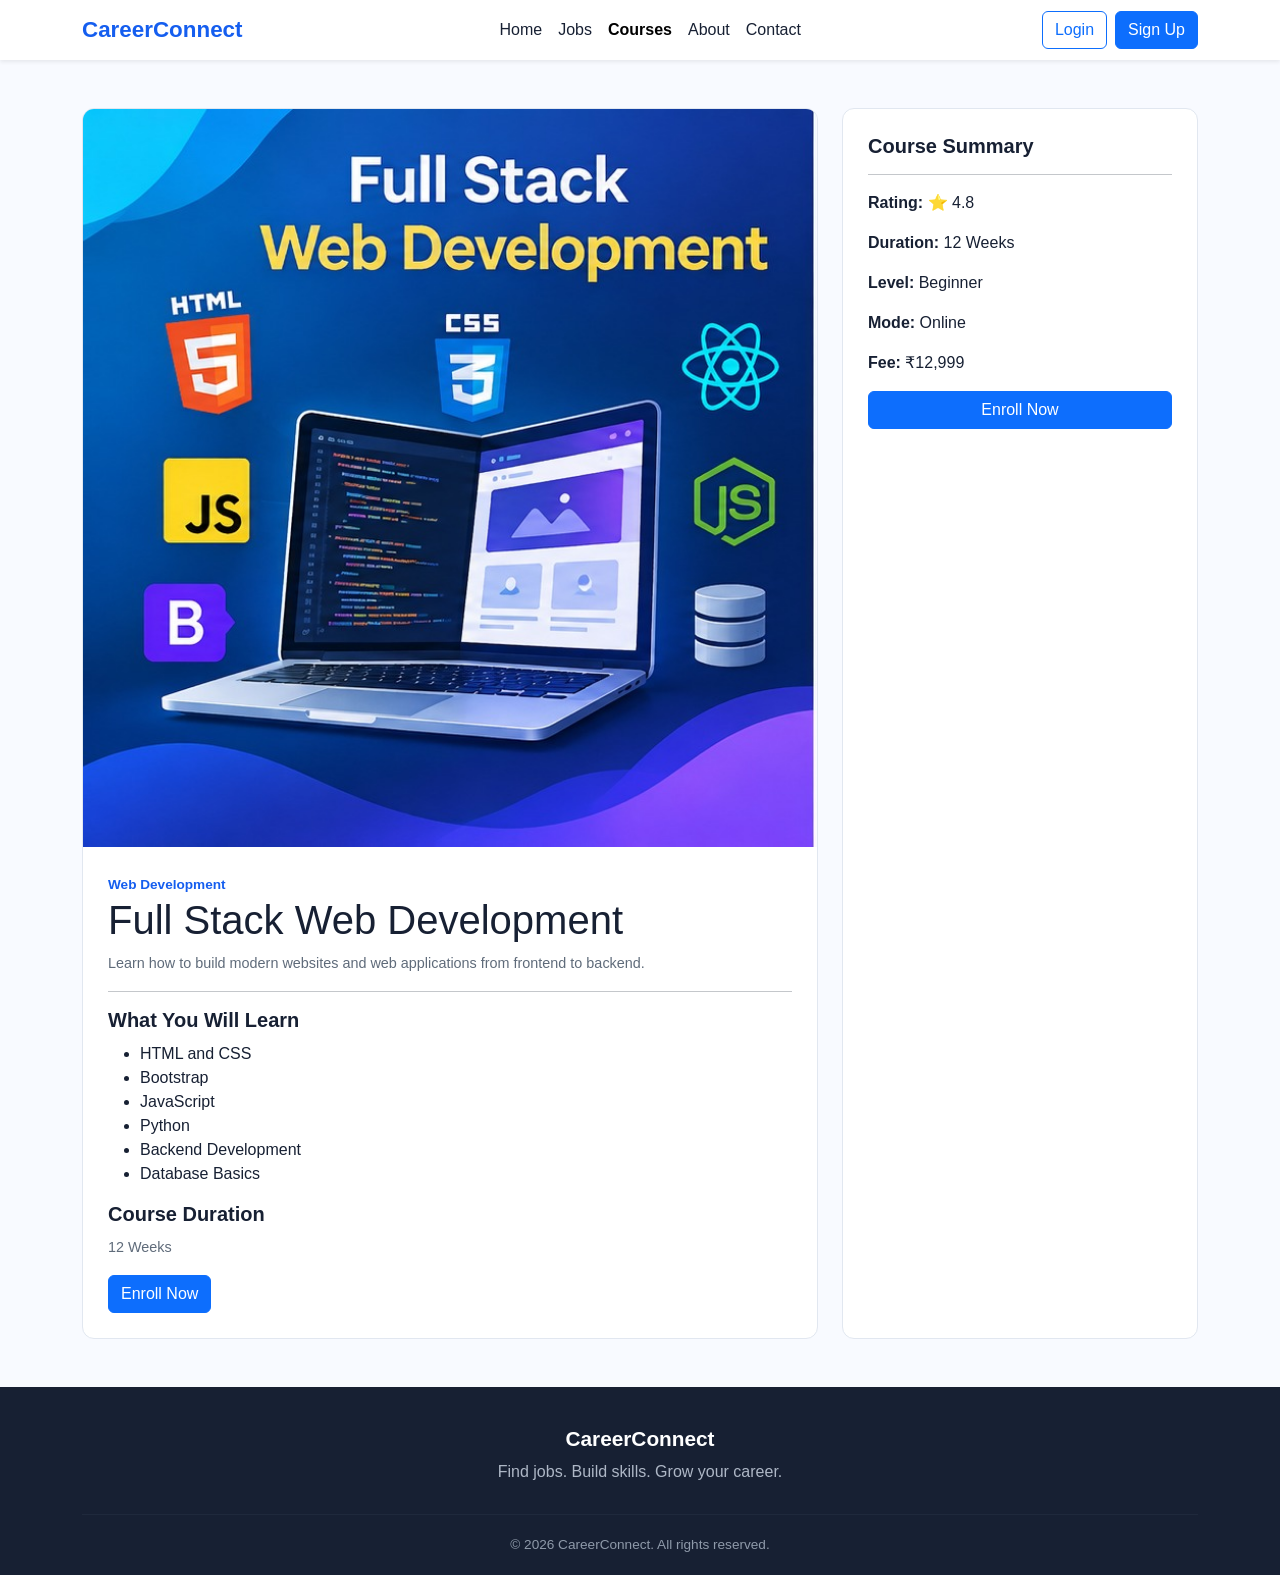
<file: pages/course-details.html>
<!DOCTYPE html>
<html lang="en">

<head>

    <meta charset="UTF-8">

    <meta name="viewport" content="width=device-width, initial-scale=1.0">

    <title>Course Details | CareerConnect</title>

    <!-- Bootstrap -->
    <link
        href="https://cdn.jsdelivr.net/npm/bootstrap@5.3.8/dist/css/bootstrap.min.css"
        rel="stylesheet"
    >

    <!-- Custom CSS -->
    <link rel="stylesheet" href="../css/style.css">

</head>

<body>

    <!-- Navbar -->

    <nav class="navbar navbar-expand-lg bg-white shadow-sm">

        <div class="container">

            <a class="navbar-brand fw-bold" href="../index.html">
                CareerConnect
            </a>

            <button
                class="navbar-toggler"
                type="button"
                data-bs-toggle="collapse"
                data-bs-target="#navbar"
            >
                <span class="navbar-toggler-icon"></span>
            </button>

            <div class="collapse navbar-collapse" id="navbar">

                <ul class="navbar-nav mx-auto">

                    <li class="nav-item">
                        <a class="nav-link" href="../index.html">
                            Home
                        </a>
                    </li>

                    <li class="nav-item">
                        <a class="nav-link" href="jobs.html">
                            Jobs
                        </a>
                    </li>

                    <li class="nav-item">
                        <a class="nav-link active" href="courses.html">
                            Courses
                        </a>
                    </li>

                    <li class="nav-item">
                        <a class="nav-link" href="about.html">
                            About
                        </a>
                    </li>

                    <li class="nav-item">
                        <a class="nav-link" href="contact.html">
                            Contact
                        </a>
                    </li>

                </ul>

                <div class="d-flex gap-2">

                    <a href="login.html"
                       class="btn btn-outline-primary">
                        Login
                    </a>

                    <a href="signup.html"
                       class="btn btn-primary">
                        Sign Up
                    </a>

                </div>

            </div>

        </div>

    </nav>


    <!-- Course Details -->

    <section class="py-5">

        <div class="container">

            <div class="row g-4">

                <!-- Course Information -->

                <div class="col-md-8">

                    <div class="course-card">

                        <img
                            src="../assets/Images/fullstack-course.jpeg"
                            alt="Full Stack Web Development"
                            class="course-image"
                        >

                        <div class="course-content">

                            <span class="course-category">
                                Web Development
                            </span>

                            <h1>
                                Full Stack Web Development
                            </h1>

                            <p>
                                Learn how to build modern websites
                                and web applications from frontend
                                to backend.
                            </p>

                            <hr>

                            <h3>What You Will Learn</h3>

                            <ul>
                                <li>HTML and CSS</li>
                                <li>Bootstrap</li>
                                <li>JavaScript</li>
                                <li>Python</li>
                                <li>Backend Development</li>
                                <li>Database Basics</li>
                            </ul>

                            <h3>Course Duration</h3>

                            <p>
                                12 Weeks
                            </p>

                            <a href="enrollment.html"
                               class="btn btn-primary">
                                Enroll Now
                            </a>

                        </div>

                    </div>

                </div>


                <!-- Course Summary -->

                <div class="col-md-4">

                    <div class="job-card">

                        <h3>Course Summary</h3>

                        <hr>

                        <p>
                            <strong>Rating:</strong>
                            ⭐ 4.8
                        </p>

                        <p>
                            <strong>Duration:</strong>
                            12 Weeks
                        </p>

                        <p>
                            <strong>Level:</strong>
                            Beginner
                        </p>

                        <p>
                            <strong>Mode:</strong>
                            Online
                        </p>

                        <p>
                            <strong>Fee:</strong>
                            ₹12,999
                        </p>

                        <a href="enrollment.html"
                           class="btn btn-primary w-100">
                            Enroll Now
                        </a>

                    </div>

                </div>

            </div>

        </div>

    </section>


    <!-- Footer -->

    <footer class="footer">

        <div class="container text-center">

            <h5>CareerConnect</h5>

            <p>
                Find jobs. Build skills. Grow your career.
            </p>

            <hr>

            <p class="copyright">
                © 2026 CareerConnect. All rights reserved.
            </p>

        </div>

    </footer>


    <!-- Bootstrap JS -->

    <script
        src="https://cdn.jsdelivr.net/npm/bootstrap@5.3.8/dist/js/bootstrap.bundle.min.js">
    </script>

</body>

</html>
</file>
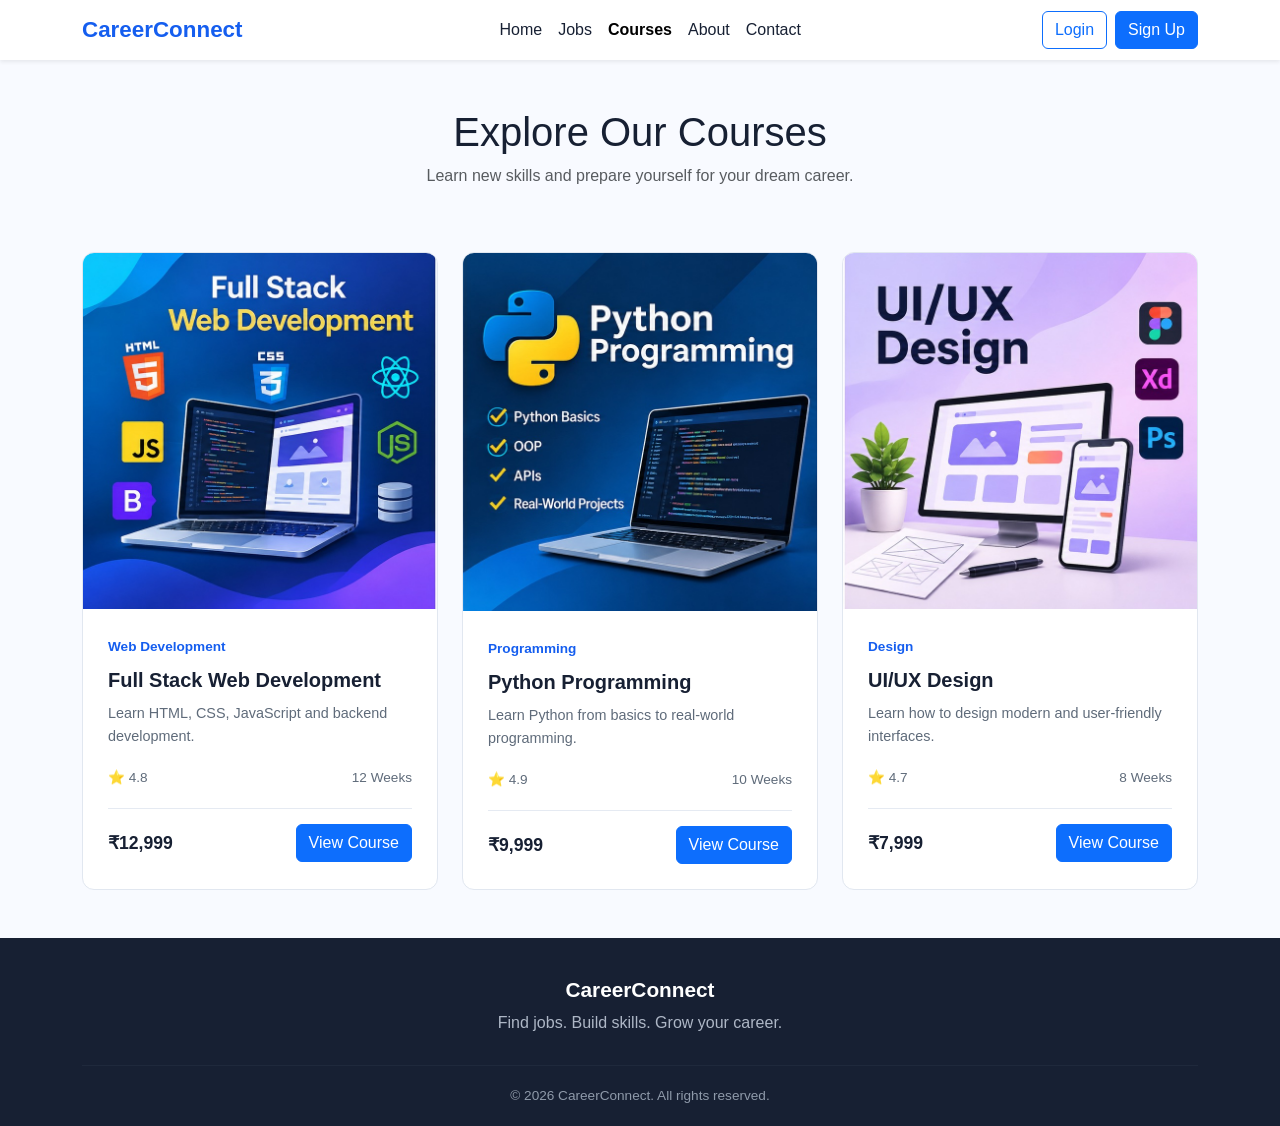
<file: pages/courses.html>
<!DOCTYPE html>
<html lang="en">

<head>

    <meta charset="UTF-8">

    <meta name="viewport" content="width=device-width, initial-scale=1.0">

    <title>Courses | CareerConnect</title>

    <!-- Bootstrap -->
    <link
        href="https://cdn.jsdelivr.net/npm/bootstrap@5.3.8/dist/css/bootstrap.min.css"
        rel="stylesheet"
    >

    <!-- Custom CSS -->
    <link rel="stylesheet" href="../css/style.css">

</head>

<body>

    <!-- Navbar -->

    <nav class="navbar navbar-expand-lg bg-white shadow-sm">

        <div class="container">

            <a class="navbar-brand fw-bold" href="../index.html">
                CareerConnect
            </a>

            <button
                class="navbar-toggler"
                type="button"
                data-bs-toggle="collapse"
                data-bs-target="#navbar"
            >
                <span class="navbar-toggler-icon"></span>
            </button>

            <div class="collapse navbar-collapse" id="navbar">

                <ul class="navbar-nav mx-auto">

                    <li class="nav-item">
                        <a class="nav-link" href="../index.html">
                            Home
                        </a>
                    </li>

                    <li class="nav-item">
                        <a class="nav-link" href="jobs.html">
                            Jobs
                        </a>
                    </li>

                    <li class="nav-item">
                        <a class="nav-link active" href="courses.html">
                            Courses
                        </a>
                    </li>

                    <li class="nav-item">
                        <a class="nav-link" href="about.html">
                            About
                        </a>
                    </li>

                    <li class="nav-item">
                        <a class="nav-link" href="contact.html">
                            Contact
                        </a>
                    </li>

                </ul>

                <div class="d-flex gap-2">

                    <a href="login.html"
                       class="btn btn-outline-primary">
                        Login
                    </a>

                    <a href="signup.html"
                       class="btn btn-primary">
                        Sign Up
                    </a>

                </div>

            </div>

        </div>

    </nav>


    <!-- Courses Heading -->

    <section class="py-5">

        <div class="container text-center">

            <h1>Explore Our Courses</h1>

            <p class="text-muted">
                Learn new skills and prepare yourself for your dream career.
            </p>

        </div>

    </section>


    <!-- Courses -->

    <section class="pb-5">

        <div class="container">

            <div class="row g-4">

                <!-- Course 1 -->

                <div class="col-md-4">

                    <div class="course-card">

                        <img
                            src="../assets/Images/fullstack-course.jpeg"
                            alt="Full Stack Web Development"
                            class="course-image"
                        >

                        <div class="course-content">

                            <span class="course-category">
                                Web Development
                            </span>

                            <h3>
                                Full Stack Web Development
                            </h3>

                            <p>
                                Learn HTML, CSS, JavaScript and
                                backend development.
                            </p>

                            <div class="course-meta">

                                <span>⭐ 4.8</span>

                                <span>12 Weeks</span>

                            </div>

                            <div class="course-footer">

                                <strong>
                                    ₹12,999
                                </strong>

                                <a href="course-details.html"
                                   class="btn btn-primary">
                                    View Course
                                </a>

                            </div>

                        </div>

                    </div>

                </div>


                <!-- Course 2 -->

                <div class="col-md-4">

                    <div class="course-card">

                        <img
                            src="../assets/Images/python-course.jpg"
                            alt="Python Programming"
                            class="course-image"
                        >

                        <div class="course-content">

                            <span class="course-category">
                                Programming
                            </span>

                            <h3>
                                Python Programming
                            </h3>

                            <p>
                                Learn Python from basics to
                                real-world programming.
                            </p>

                            <div class="course-meta">

                                <span>⭐ 4.9</span>

                                <span>10 Weeks</span>

                            </div>

                            <div class="course-footer">

                                <strong>
                                    ₹9,999
                                </strong>

                                <a href="course-details.html"
                                   class="btn btn-primary">
                                    View Course
                                </a>

                            </div>

                        </div>

                    </div>

                </div>


                <!-- Course 3 -->

                <div class="col-md-4">

                    <div class="course-card">

                        <img
                            src="../assets/Images/uiux.jpeg"
                            alt="UI UX Design"
                            class="course-image"
                        >

                        <div class="course-content">

                            <span class="course-category">
                                Design
                            </span>

                            <h3>
                                UI/UX Design
                            </h3>

                            <p>
                                Learn how to design modern and
                                user-friendly interfaces.
                            </p>

                            <div class="course-meta">

                                <span>⭐ 4.7</span>

                                <span>8 Weeks</span>

                            </div>

                            <div class="course-footer">

                                <strong>
                                    ₹7,999
                                </strong>

                                <a href="course-details.html"
                                   class="btn btn-primary">
                                    View Course
                                </a>

                            </div>

                        </div>

                    </div>

                </div>

            </div>

        </div>

    </section>


    <!-- Footer -->

    <footer class="footer">

        <div class="container text-center">

            <h5>CareerConnect</h5>

            <p>
                Find jobs. Build skills. Grow your career.
            </p>

            <hr>

            <p class="copyright">
                © 2026 CareerConnect. All rights reserved.
            </p>

        </div>

    </footer>


    <!-- Bootstrap JS -->

    <script
        src="https://cdn.jsdelivr.net/npm/bootstrap@5.3.8/dist/js/bootstrap.bundle.min.js">
    </script>

</body>

</html>
</file>
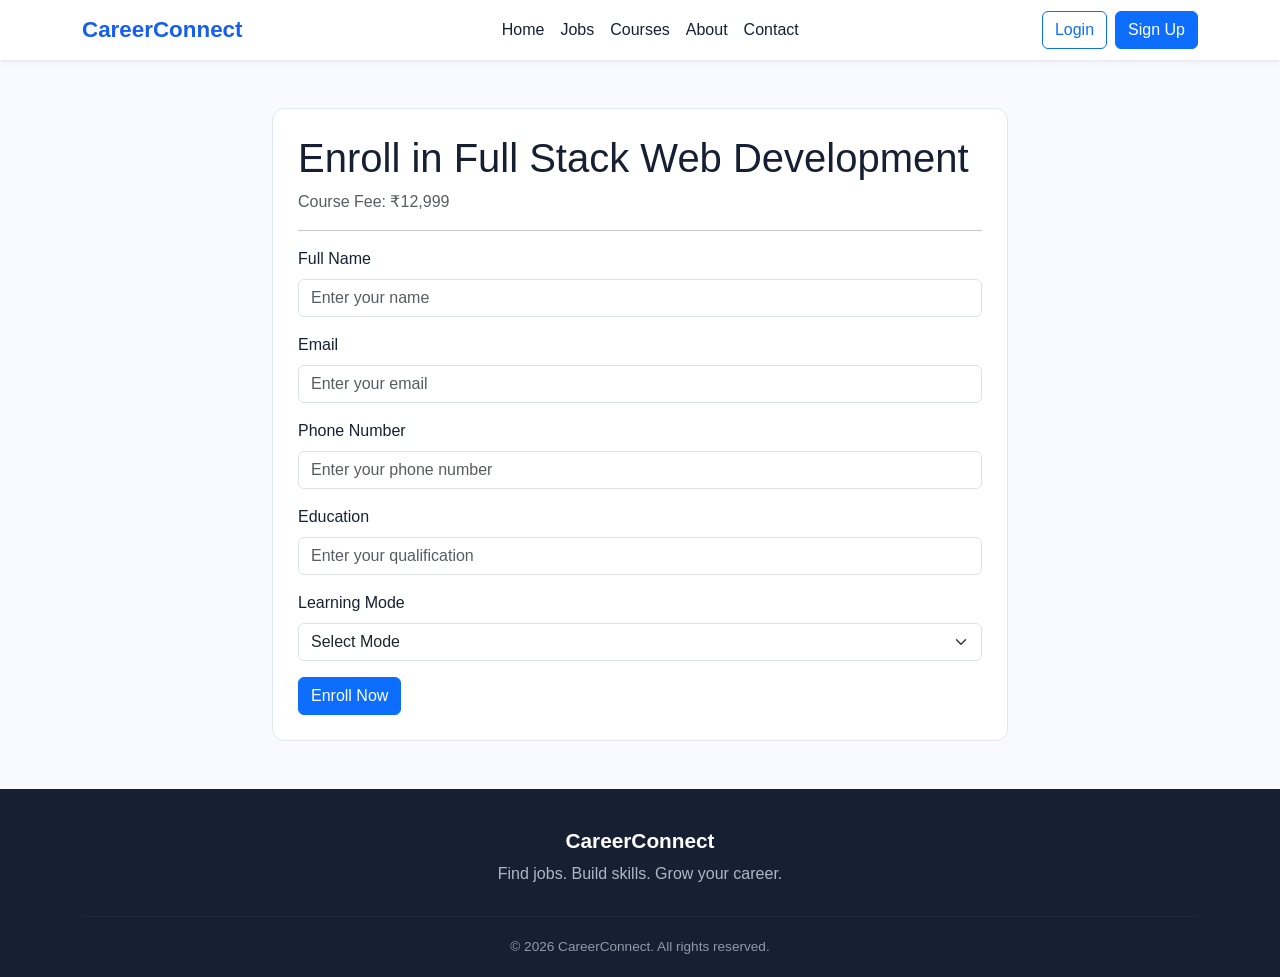
<file: pages/enrollment.html>
<!DOCTYPE html>
<html lang="en">

<head>

    <meta charset="UTF-8">

    <meta name="viewport" content="width=device-width, initial-scale=1.0">

    <title>Enrollment | CareerConnect</title>

    <!-- Bootstrap -->
    <link
        href="https://cdn.jsdelivr.net/npm/bootstrap@5.3.8/dist/css/bootstrap.min.css"
        rel="stylesheet"
    >

    <!-- Custom CSS -->
    <link rel="stylesheet" href="../css/style.css">

</head>

<body>

    <!-- Navbar -->

    <nav class="navbar navbar-expand-lg bg-white shadow-sm">

        <div class="container">

            <a class="navbar-brand fw-bold" href="../index.html">
                CareerConnect
            </a>

            <button
                class="navbar-toggler"
                type="button"
                data-bs-toggle="collapse"
                data-bs-target="#navbar"
            >
                <span class="navbar-toggler-icon"></span>
            </button>

            <div class="collapse navbar-collapse" id="navbar">

                <ul class="navbar-nav mx-auto">

                    <li class="nav-item">
                        <a class="nav-link" href="../index.html">
                            Home
                        </a>
                    </li>

                    <li class="nav-item">
                        <a class="nav-link" href="jobs.html">
                            Jobs
                        </a>
                    </li>

                    <li class="nav-item">
                        <a class="nav-link" href="courses.html">
                            Courses
                        </a>
                    </li>

                    <li class="nav-item">
                        <a class="nav-link" href="about.html">
                            About
                        </a>
                    </li>

                    <li class="nav-item">
                        <a class="nav-link" href="contact.html">
                            Contact
                        </a>
                    </li>

                </ul>

                <div class="d-flex gap-2">

                    <a href="login.html"
                       class="btn btn-outline-primary">
                        Login
                    </a>

                    <a href="signup.html"
                       class="btn btn-primary">
                        Sign Up
                    </a>

                </div>

            </div>

        </div>

    </nav>


    <!-- Enrollment Form -->

    <section class="py-5">

        <div class="container">

            <div class="row justify-content-center">

                <div class="col-md-8">

                    <div class="job-card">

                        <h1>Enroll in Full Stack Web Development</h1>

                        <p class="text-muted">
                            Course Fee: ₹12,999
                        </p>

                        <hr>

                        <form>

                            <!-- Name -->

                            <div class="mb-3">

                                <label class="form-label">
                                    Full Name
                                </label>

                                <input
                                    type="text"
                                    class="form-control"
                                    placeholder="Enter your name"
                                >

                            </div>


                            <!-- Email -->

                            <div class="mb-3">

                                <label class="form-label">
                                    Email
                                </label>

                                <input
                                    type="email"
                                    class="form-control"
                                    placeholder="Enter your email"
                                >

                            </div>


                            <!-- Phone -->

                            <div class="mb-3">

                                <label class="form-label">
                                    Phone Number
                                </label>

                                <input
                                    type="tel"
                                    class="form-control"
                                    placeholder="Enter your phone number"
                                >

                            </div>


                            <!-- Education -->

                            <div class="mb-3">

                                <label class="form-label">
                                    Education
                                </label>

                                <input
                                    type="text"
                                    class="form-control"
                                    placeholder="Enter your qualification"
                                >

                            </div>


                            <!-- Mode -->

                            <div class="mb-3">

                                <label class="form-label">
                                    Learning Mode
                                </label>

                                <select class="form-select">

                                    <option>
                                        Select Mode
                                    </option>

                                    <option>
                                        Online
                                    </option>

                                    <option>
                                        Classroom
                                    </option>

                                </select>

                            </div>


                            <!-- Submit -->

                            <button
                                type="submit"
                                class="btn btn-primary">
                                Enroll Now
                            </button>

                        </form>

                    </div>

                </div>

            </div>

        </div>

    </section>


    <!-- Footer -->

    <footer class="footer">

        <div class="container text-center">

            <h5>CareerConnect</h5>

            <p>
                Find jobs. Build skills. Grow your career.
            </p>

            <hr>

            <p class="copyright">
                © 2026 CareerConnect. All rights reserved.
            </p>

        </div>

    </footer>


    <!-- Bootstrap JS -->

    <script
        src="https://cdn.jsdelivr.net/npm/bootstrap@5.3.8/dist/js/bootstrap.bundle.min.js">
    </script>

</body>

</html>
</file>
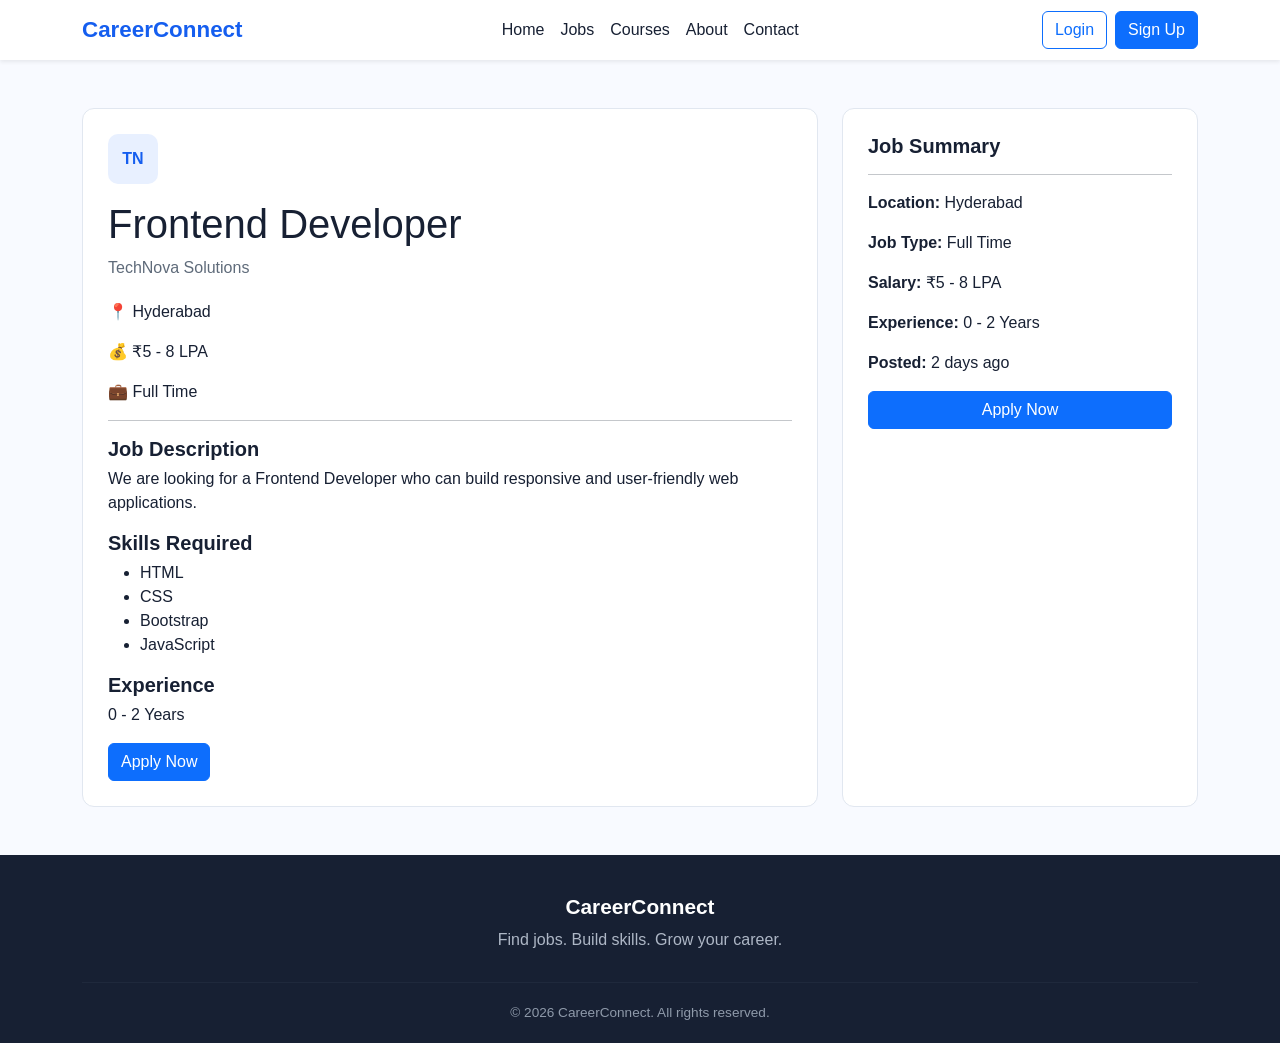
<file: pages/job-details.html>
<!DOCTYPE html>
<html lang="en">

<head>

    <meta charset="UTF-8">

    <meta name="viewport" content="width=device-width, initial-scale=1.0">

    <title>Job Details | CareerConnect</title>

    <!-- Bootstrap -->
    <link
        href="https://cdn.jsdelivr.net/npm/bootstrap@5.3.8/dist/css/bootstrap.min.css"
        rel="stylesheet"
    >

    <!-- Custom CSS -->
    <link rel="stylesheet" href="../css/style.css">

</head>

<body>

    <!-- Navbar -->

    <nav class="navbar navbar-expand-lg bg-white shadow-sm">

        <div class="container">

            <a class="navbar-brand fw-bold" href="../index.html">
                CareerConnect
            </a>

            <button
                class="navbar-toggler"
                type="button"
                data-bs-toggle="collapse"
                data-bs-target="#navbar"
            >
                <span class="navbar-toggler-icon"></span>
            </button>

            <div class="collapse navbar-collapse" id="navbar">

                <ul class="navbar-nav mx-auto">

                    <li class="nav-item">
                        <a class="nav-link" href="../index.html">
                            Home
                        </a>
                    </li>

                    <li class="nav-item">
                        <a class="nav-link" href="jobs.html">
                            Jobs
                        </a>
                    </li>

                    <li class="nav-item">
                        <a class="nav-link" href="courses.html">
                            Courses
                        </a>
                    </li>

                    <li class="nav-item">
                        <a class="nav-link" href="about.html">
                            About
                        </a>
                    </li>

                    <li class="nav-item">
                        <a class="nav-link" href="contact.html">
                            Contact
                        </a>
                    </li>

                </ul>

                <div class="d-flex gap-2">

                    <a href="login.html"
                       class="btn btn-outline-primary">
                        Login
                    </a>

                    <a href="signup.html"
                       class="btn btn-primary">
                        Sign Up
                    </a>

                </div>

            </div>

        </div>

    </nav>


    <!-- Job Details -->

    <section class="py-5">

        <div class="container">

            <div class="row g-4">

                <!-- Main Job Information -->

                <div class="col-md-8">

                    <div class="job-card">

                        <div class="company-logo">
                            TN
                        </div>

                        <h1 class="mt-3">
                            Frontend Developer
                        </h1>

                        <p class="company-name">
                            TechNova Solutions
                        </p>

                        <p>📍 Hyderabad</p>

                        <p>💰 ₹5 - 8 LPA</p>

                        <p>💼 Full Time</p>

                        <hr>

                        <h3>Job Description</h3>

                        <p>
                            We are looking for a Frontend Developer
                            who can build responsive and user-friendly
                            web applications.
                        </p>

                        <h3>Skills Required</h3>

                        <ul>
                            <li>HTML</li>
                            <li>CSS</li>
                            <li>Bootstrap</li>
                            <li>JavaScript</li>
                        </ul>

                        <h3>Experience</h3>

                        <p>
                            0 - 2 Years
                        </p>

                        <a href="apply.html"
                           class="btn btn-primary">
                            Apply Now
                        </a>

                    </div>

                </div>


                <!-- Job Summary -->

                <div class="col-md-4">

                    <div class="job-card">

                        <h3>Job Summary</h3>

                        <hr>

                        <p>
                            <strong>Location:</strong>
                            Hyderabad
                        </p>

                        <p>
                            <strong>Job Type:</strong>
                            Full Time
                        </p>

                        <p>
                            <strong>Salary:</strong>
                            ₹5 - 8 LPA
                        </p>

                        <p>
                            <strong>Experience:</strong>
                            0 - 2 Years
                        </p>

                        <p>
                            <strong>Posted:</strong>
                            2 days ago
                        </p>

                        <a href="apply.html"
                           class="btn btn-primary w-100">
                            Apply Now
                        </a>

                    </div>

                </div>

            </div>

        </div>

    </section>


    <!-- Footer -->

    <footer class="footer">

        <div class="container text-center">

            <h5>CareerConnect</h5>

            <p>
                Find jobs. Build skills. Grow your career.
            </p>

            <hr>

            <p class="copyright">
                © 2026 CareerConnect. All rights reserved.
            </p>

        </div>

    </footer>


    <!-- Bootstrap JS -->

    <script
        src="https://cdn.jsdelivr.net/npm/bootstrap@5.3.8/dist/js/bootstrap.bundle.min.js">
    </script>

</body>

</html>
</file>
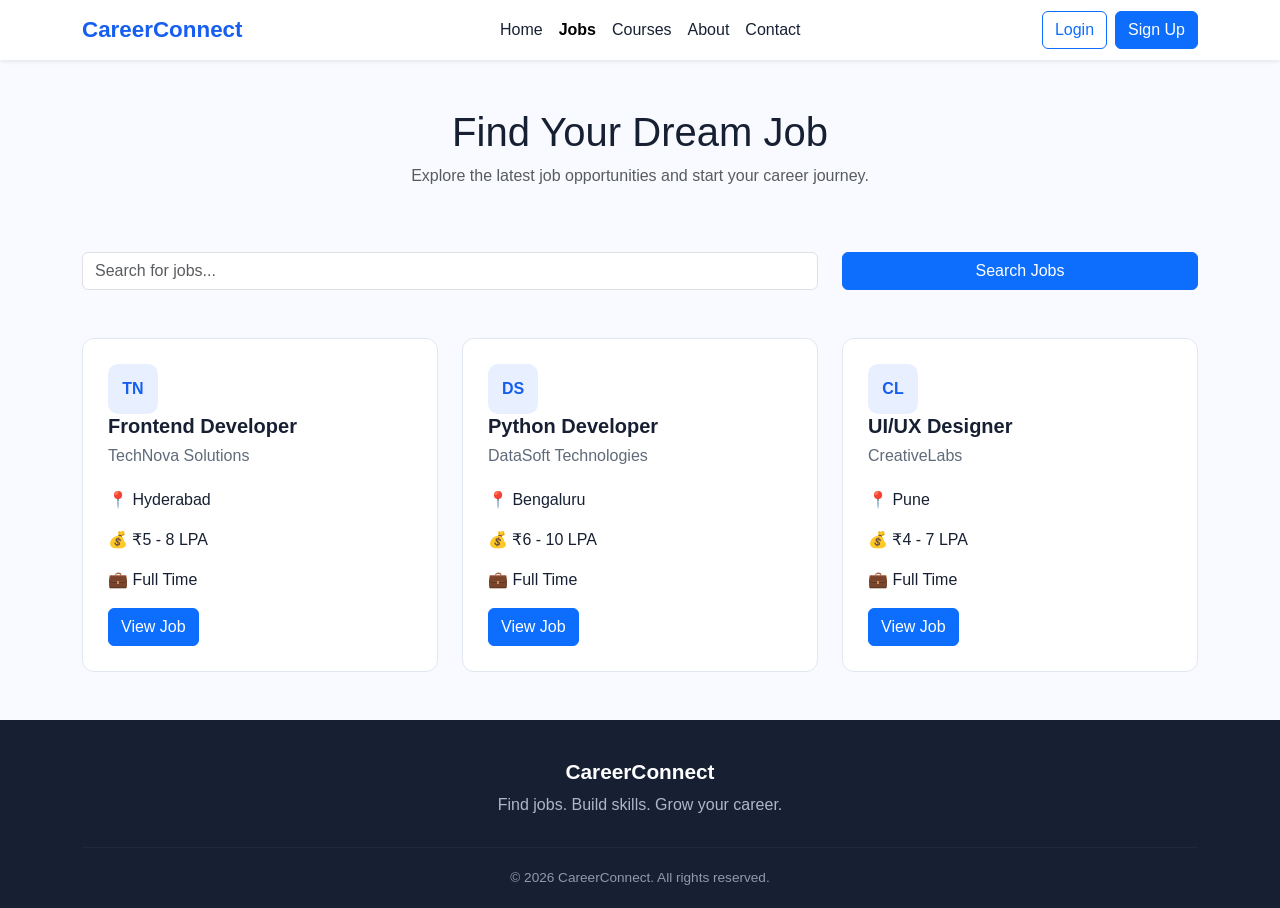
<file: pages/jobs.html>
<!DOCTYPE html>
<html lang="en">

<head>

    <meta charset="UTF-8">

    <meta name="viewport" content="width=device-width, initial-scale=1.0">

    <title>Jobs | CareerConnect</title>

    <!-- Bootstrap -->
    <link
        href="https://cdn.jsdelivr.net/npm/bootstrap@5.3.8/dist/css/bootstrap.min.css"
        rel="stylesheet"
    >

    <!-- Custom CSS -->
    <link rel="stylesheet" href="../css/style.css">

</head>

<body>

    <!-- Navbar -->
    <nav class="navbar navbar-expand-lg bg-white shadow-sm">

        <div class="container">

            <a class="navbar-brand fw-bold" href="../index.html">
                CareerConnect
            </a>

            <button
                class="navbar-toggler"
                type="button"
                data-bs-toggle="collapse"
                data-bs-target="#navbar"
            >
                <span class="navbar-toggler-icon"></span>
            </button>

            <div class="collapse navbar-collapse" id="navbar">

                <ul class="navbar-nav mx-auto">

                    <li class="nav-item">
                        <a class="nav-link" href="../index.html">
                            Home
                        </a>
                    </li>

                    <li class="nav-item">
                        <a class="nav-link active" href="jobs.html">
                            Jobs
                        </a>
                    </li>

                    <li class="nav-item">
                        <a class="nav-link" href="courses.html">
                            Courses
                        </a>
                    </li>

                    <li class="nav-item">
                        <a class="nav-link" href="about.html">
                            About
                        </a>
                    </li>

                    <li class="nav-item">
                        <a class="nav-link" href="contact.html">
                            Contact
                        </a>
                    </li>

                </ul>

                <div class="d-flex gap-2">

                    <a href="login.html" class="btn btn-outline-primary">
                        Login
                    </a>

                    <a href="signup.html" class="btn btn-primary">
                        Sign Up
                    </a>

                </div>

            </div>

        </div>

    </nav>


    <!-- Jobs Heading -->

    <section class="py-5">

        <div class="container text-center">

            <h1>Find Your Dream Job</h1>

            <p class="text-muted">
                Explore the latest job opportunities and start your career journey.
            </p>

        </div>

    </section>


    <!-- Search -->

    <section class="pb-5">

        <div class="container">

            <div class="row">

                <div class="col-md-8">

                    <input
                        type="text"
                        class="form-control"
                        placeholder="Search for jobs..."
                    >

                </div>

                <div class="col-md-4">

                    <button class="btn btn-primary w-100">
                        Search Jobs
                    </button>

                </div>

            </div>

        </div>

    </section>


    <!-- Jobs -->

    <section class="pb-5">

        <div class="container">

            <div class="row g-4">

                <!-- Job 1 -->

                <div class="col-md-4">

                    <div class="job-card">

                        <div class="company-logo">
                            TN
                        </div>

                        <h3>Frontend Developer</h3>

                        <p class="company-name">
                            TechNova Solutions
                        </p>

                        <p>📍 Hyderabad</p>

                        <p>💰 ₹5 - 8 LPA</p>

                        <p>💼 Full Time</p>

                        <a href="job-details.html"
                           class="btn btn-primary">
                            View Job
                        </a>

                    </div>

                </div>


                <!-- Job 2 -->

                <div class="col-md-4">

                    <div class="job-card">

                        <div class="company-logo">
                            DS
                        </div>

                        <h3>Python Developer</h3>

                        <p class="company-name">
                            DataSoft Technologies
                        </p>

                        <p>📍 Bengaluru</p>

                        <p>💰 ₹6 - 10 LPA</p>

                        <p>💼 Full Time</p>

                        <a href="job-details.html"
                           class="btn btn-primary">
                            View Job
                        </a>

                    </div>

                </div>


                <!-- Job 3 -->

                <div class="col-md-4">

                    <div class="job-card">

                        <div class="company-logo">
                            CL
                        </div>

                        <h3>UI/UX Designer</h3>

                        <p class="company-name">
                            CreativeLabs
                        </p>

                        <p>📍 Pune</p>

                        <p>💰 ₹4 - 7 LPA</p>

                        <p>💼 Full Time</p>

                        <a href="job-details.html"
                           class="btn btn-primary">
                            View Job
                        </a>

                    </div>

                </div>

            </div>

        </div>

    </section>


    <!-- Footer -->

    <footer class="footer">

        <div class="container text-center">

            <h5>CareerConnect</h5>

            <p>
                Find jobs. Build skills. Grow your career.
            </p>

            <hr>

            <p class="copyright">
                © 2026 CareerConnect. All rights reserved.
            </p>

        </div>

    </footer>


    <!-- Bootstrap JS -->

    <script
        src="https://cdn.jsdelivr.net/npm/bootstrap@5.3.8/dist/js/bootstrap.bundle.min.js">
    </script>

</body>

</html>
</file>
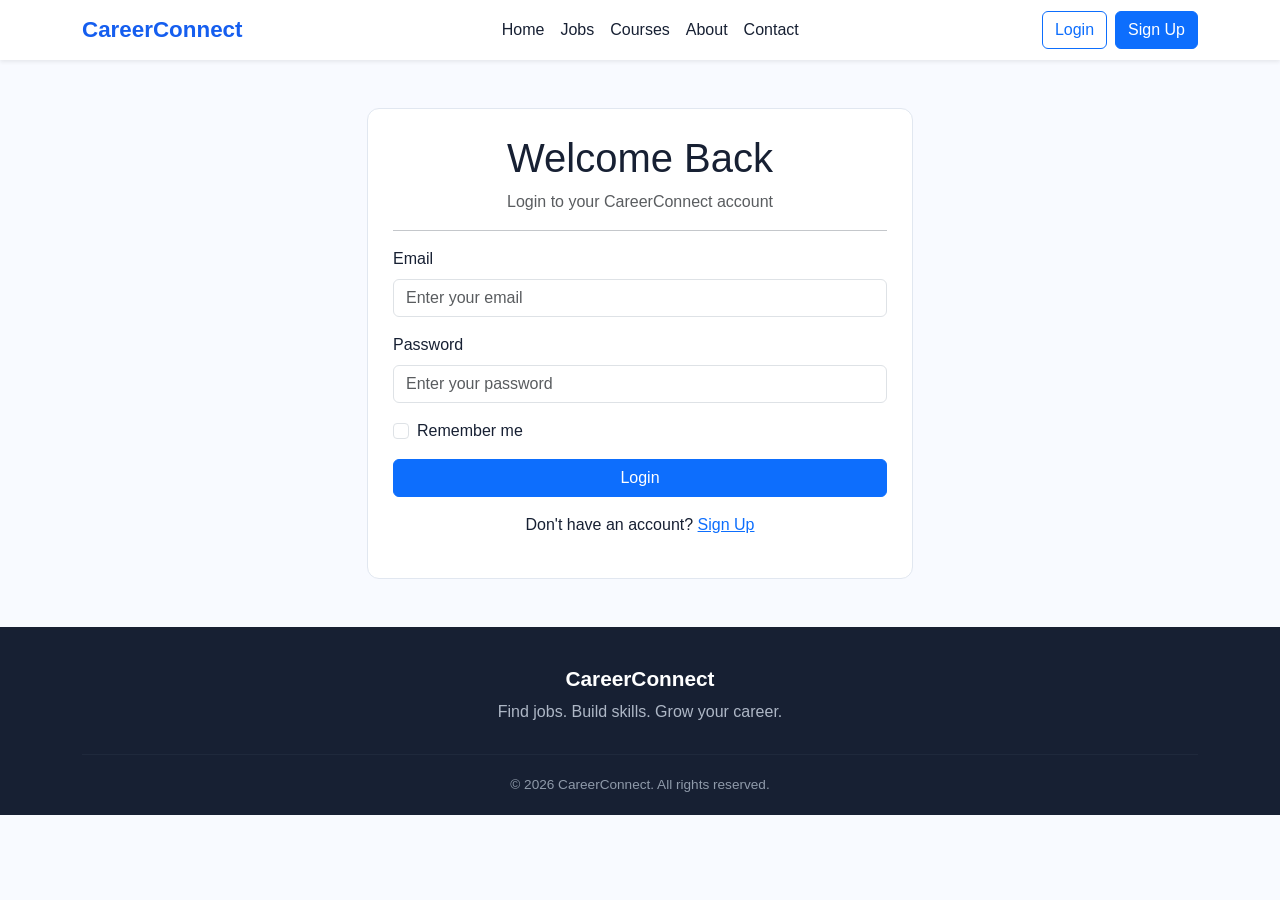
<file: pages/login.html>
<!DOCTYPE html>
<html lang="en">

<head>

    <meta charset="UTF-8">

    <meta name="viewport" content="width=device-width, initial-scale=1.0">

    <title>Login | CareerConnect</title>

    <!-- Bootstrap -->
    <link
        href="https://cdn.jsdelivr.net/npm/bootstrap@5.3.8/dist/css/bootstrap.min.css"
        rel="stylesheet"
    >

    <!-- Custom CSS -->
    <link rel="stylesheet" href="../css/style.css">

</head>

<body>

    <!-- Navbar -->

    <nav class="navbar navbar-expand-lg bg-white shadow-sm">

        <div class="container">

            <a class="navbar-brand fw-bold" href="../index.html">
                CareerConnect
            </a>

            <button
                class="navbar-toggler"
                type="button"
                data-bs-toggle="collapse"
                data-bs-target="#navbar"
            >
                <span class="navbar-toggler-icon"></span>
            </button>

            <div class="collapse navbar-collapse" id="navbar">

                <ul class="navbar-nav mx-auto">

                    <li class="nav-item">
                        <a class="nav-link" href="../index.html">
                            Home
                        </a>
                    </li>

                    <li class="nav-item">
                        <a class="nav-link" href="jobs.html">
                            Jobs
                        </a>
                    </li>

                    <li class="nav-item">
                        <a class="nav-link" href="courses.html">
                            Courses
                        </a>
                    </li>

                    <li class="nav-item">
                        <a class="nav-link" href="about.html">
                            About
                        </a>
                    </li>

                    <li class="nav-item">
                        <a class="nav-link" href="contact.html">
                            Contact
                        </a>
                    </li>

                </ul>

                <div class="d-flex gap-2">

                    <a href="login.html"
                       class="btn btn-outline-primary">
                        Login
                    </a>

                    <a href="signup.html"
                       class="btn btn-primary">
                        Sign Up
                    </a>

                </div>

            </div>

        </div>

    </nav>


    <!-- Login -->

    <section class="py-5">

        <div class="container">

            <div class="row justify-content-center">

                <div class="col-md-6">

                    <div class="job-card">

                        <h1 class="text-center">
                            Welcome Back
                        </h1>

                        <p class="text-center text-muted">
                            Login to your CareerConnect account
                        </p>

                        <hr>

                        <form>

                            <!-- Email -->

                            <div class="mb-3">

                                <label class="form-label">
                                    Email
                                </label>

                                <input
                                    type="email"
                                    class="form-control"
                                    placeholder="Enter your email"
                                >

                            </div>


                            <!-- Password -->

                            <div class="mb-3">

                                <label class="form-label">
                                    Password
                                </label>

                                <input
                                    type="password"
                                    class="form-control"
                                    placeholder="Enter your password"
                                >

                            </div>


                            <!-- Remember -->

                            <div class="mb-3 form-check">

                                <input
                                    type="checkbox"
                                    class="form-check-input"
                                    id="remember"
                                >

                                <label
                                    class="form-check-label"
                                    for="remember"
                                >
                                    Remember me
                                    
                                </label>

                            </div>


                            <!-- Login -->

                            <a href="dashboard.html" class="btn btn-primary w-100">
    Login
</a>

                        </form>


                        <p class="text-center mt-3">

                            Don't have an account?

                            <a href="signup.html">
                                Sign Up
                            </a>

                        </p>

                    </div>

                </div>

            </div>

        </div>

    </section>


    <!-- Footer -->

    <footer class="footer">

        <div class="container text-center">

            <h5>CareerConnect</h5>

            <p>
                Find jobs. Build skills. Grow your career.
            </p>

            <hr>

            <p class="copyright">
                © 2026 CareerConnect. All rights reserved.
            </p>

        </div>

    </footer>


    <!-- Bootstrap JS -->

    <script
        src="https://cdn.jsdelivr.net/npm/bootstrap@5.3.8/dist/js/bootstrap.bundle.min.js">
    </script>

</body>

</html>
</file>
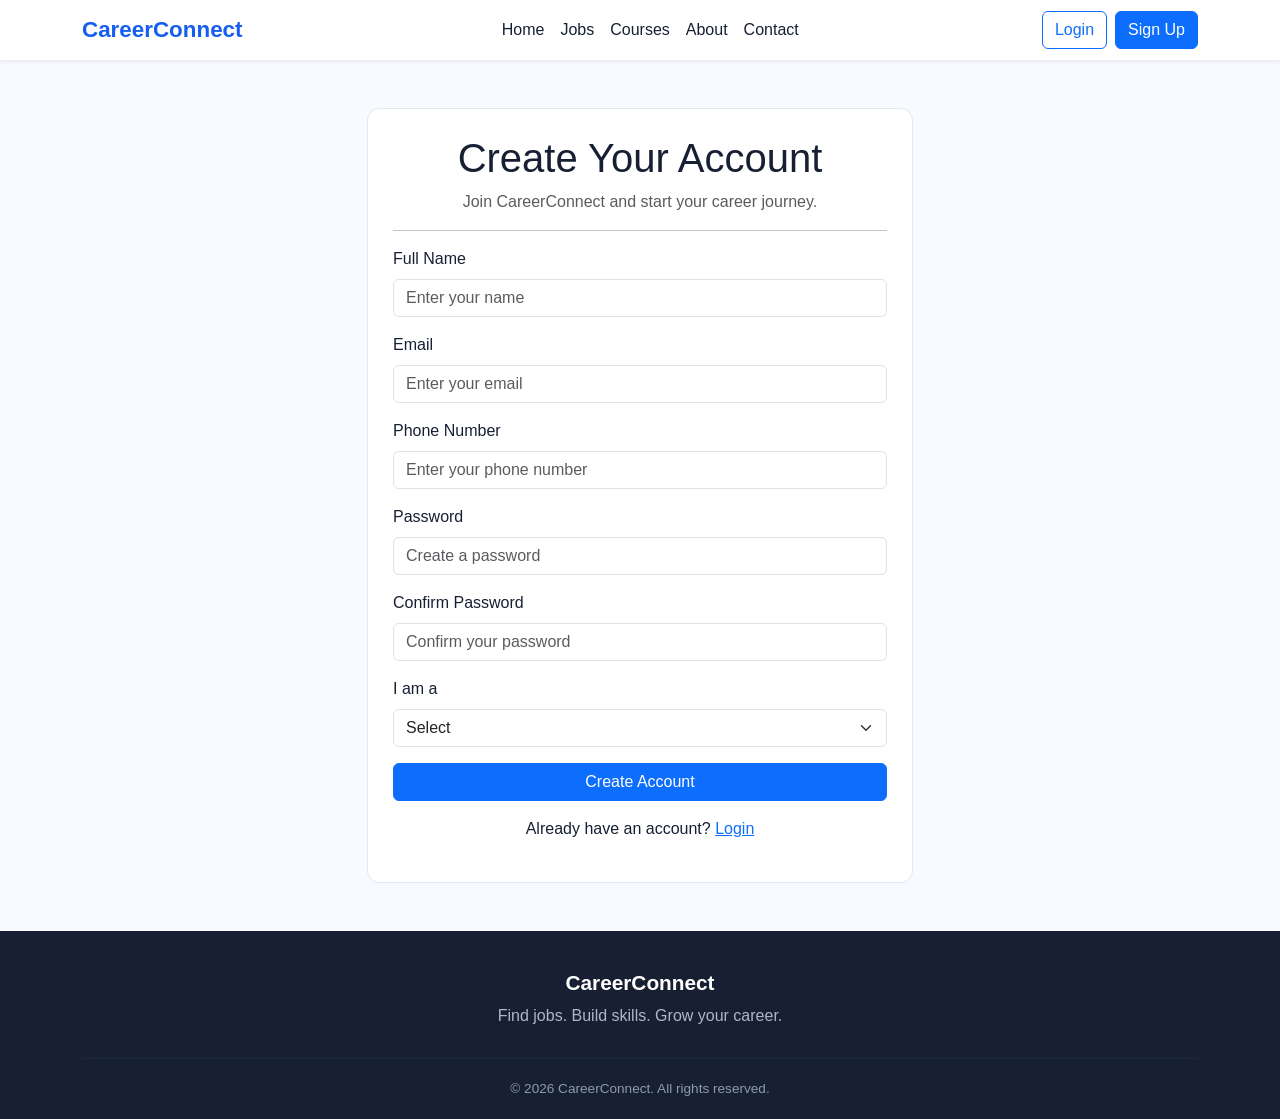
<file: pages/signup.html>
<!DOCTYPE html>
<html lang="en">

<head>

    <meta charset="UTF-8">

    <meta name="viewport" content="width=device-width, initial-scale=1.0">

    <title>Sign Up | CareerConnect</title>

    <!-- Bootstrap -->
    <link
        href="https://cdn.jsdelivr.net/npm/bootstrap@5.3.8/dist/css/bootstrap.min.css"
        rel="stylesheet"
    >

    <!-- Custom CSS -->
    <link rel="stylesheet" href="../css/style.css">

</head>

<body>

    <!-- Navbar -->

    <nav class="navbar navbar-expand-lg bg-white shadow-sm">

        <div class="container">

            <a class="navbar-brand fw-bold" href="../index.html">
                CareerConnect
            </a>

            <button
                class="navbar-toggler"
                type="button"
                data-bs-toggle="collapse"
                data-bs-target="#navbar"
            >
                <span class="navbar-toggler-icon"></span>
            </button>

            <div class="collapse navbar-collapse" id="navbar">

                <ul class="navbar-nav mx-auto">

                    <li class="nav-item">
                        <a class="nav-link" href="../index.html">
                            Home
                        </a>
                    </li>

                    <li class="nav-item">
                        <a class="nav-link" href="jobs.html">
                            Jobs
                        </a>
                    </li>

                    <li class="nav-item">
                        <a class="nav-link" href="courses.html">
                            Courses
                        </a>
                    </li>

                    <li class="nav-item">
                        <a class="nav-link" href="about.html">
                            About
                        </a>
                    </li>

                    <li class="nav-item">
                        <a class="nav-link" href="contact.html">
                            Contact
                        </a>
                    </li>

                </ul>

                <div class="d-flex gap-2">

                    <a href="login.html"
                       class="btn btn-outline-primary">
                        Login
                    </a>

                    <a href="signup.html"
                       class="btn btn-primary">
                        Sign Up
                    </a>

                </div>

            </div>

        </div>

    </nav>


    <!-- Signup -->

    <section class="py-5">

        <div class="container">

            <div class="row justify-content-center">

                <div class="col-md-6">

                    <div class="job-card">

                        <h1 class="text-center">
                            Create Your Account
                        </h1>

                        <p class="text-center text-muted">
                            Join CareerConnect and start your career journey.
                        </p>

                        <hr>

                        <form>

                            <!-- Name -->

                            <div class="mb-3">

                                <label class="form-label">
                                    Full Name
                                </label>

                                <input
                                    type="text"
                                    class="form-control"
                                    placeholder="Enter your name"
                                >

                            </div>


                            <!-- Email -->

                            <div class="mb-3">

                                <label class="form-label">
                                    Email
                                </label>

                                <input
                                    type="email"
                                    class="form-control"
                                    placeholder="Enter your email"
                                >

                            </div>


                            <!-- Phone -->

                            <div class="mb-3">

                                <label class="form-label">
                                    Phone Number
                                </label>

                                <input
                                    type="tel"
                                    class="form-control"
                                    placeholder="Enter your phone number"
                                >

                            </div>


                            <!-- Password -->

                            <div class="mb-3">

                                <label class="form-label">
                                    Password
                                </label>

                                <input
                                    type="password"
                                    class="form-control"
                                    placeholder="Create a password"
                                >

                            </div>


                            <!-- Confirm Password -->

                            <div class="mb-3">

                                <label class="form-label">
                                    Confirm Password
                                </label>

                                <input
                                    type="password"
                                    class="form-control"
                                    placeholder="Confirm your password"
                                >

                            </div>


                            <!-- Role -->

                            <div class="mb-3">

                                <label class="form-label">
                                    I am a
                                </label>

                                <select class="form-select">

                                    <option>
                                        Select
                                    </option>

                                    <option>
                                        Student
                                    </option>

                                    <option>
                                        Job Seeker
                                    </option>

                                    <option>
                                        Employer
                                    </option>

                                </select>

                            </div>


                            <!-- Submit -->

                            <button
                                type="submit"
                                class="btn btn-primary w-100">
                                Create Account
                            </button>

                        </form>


                        <p class="text-center mt-3">

                            Already have an account?

                            <a href="login.html">
                                Login
                            </a>

                        </p>

                    </div>

                </div>

            </div>

        </div>

    </section>


    <!-- Footer -->

    <footer class="footer">

        <div class="container text-center">

            <h5>CareerConnect</h5>

            <p>
                Find jobs. Build skills. Grow your career.
            </p>

            <hr>

            <p class="copyright">
                © 2026 CareerConnect. All rights reserved.
            </p>

        </div>

    </footer>


    <!-- Bootstrap JS -->

    <script
        src="https://cdn.jsdelivr.net/npm/bootstrap@5.3.8/dist/js/bootstrap.bundle.min.js">
    </script>

</body>

</html>
</file>
<file: css/style.css>
/* Global Styling-universal */
body {
    font-family: Arial, sans-serif;
    color: #172033;
    background-color: #f8faff;
}

.navbar-brand {
    color: #155eef;
    font-size: 1.4rem;
}
.navbar-brand:hover {
    color: #0d47a1;
}
.nav-link {
    color: #172033;
    font-weight: 500;
}

.nav-link:hover {
    color: #155eef;
}

.nav-link.active {
    color: #155eef;
    font-weight: 600;
}
.hero-section {
    padding: 80px 0;
    background: linear-gradient(
        135deg,
        #f8faff,
        #eef4ff
    );
}
.hero-badge {
    display: inline-block;
    padding: 8px 16px;
    margin-bottom: 20px;

    color: #155eef;
    background-color: #e8f0ff;

    border-radius: 50px;
    font-size: 0.9rem;
    font-weight: 600;
}
.hero-title {
    font-size: 3.5rem;
    line-height: 1.15;
    font-weight: 700;
    color: #172033;
}
.hero-title span {
    color: #155eef;
}
.hero-text {
    max-width: 550px;
    margin-top: 20px;
    margin-bottom: 30px;

    color: #5f6b7a;
    font-size: 1.1rem;
    line-height: 1.7;
}
.hero-search {
    display: flex;
    gap: 10px;

    max-width: 600px;
    padding: 8px;

    background-color: white;
    border: 1px solid #dce3ef;
    border-radius: 12px;

    box-shadow: 0 8px 25px rgba(21, 94, 239, 0.08);
}

.hero-search .form-control {
    border: none;
    box-shadow: none;
}

.hero-search .form-control:focus {
    border: none;
    box-shadow: none;
}

.hero-buttons {
    display: flex;
    gap: 15px;
    margin-top: 25px;
}

.hero-buttons .btn {
    padding: 11px 22px;
    font-weight: 600;
}

.hero-image-wrapper {
    text-align: center;
}
.hero-image {
    width: 100%;
    max-width: 500px;
    height: auto;
}
/* ================================
   Statistics Section
================================ */

.stats-section {
    padding: 50px 0;
    background-color: white;
    border-bottom: 1px solid #e5eaf2;
}

.stat-item h2 {
    margin-bottom: 5px;

    color: #155eef;
    font-size: 2rem;
    font-weight: 700;
}

.stat-item p {
    margin: 0;

    color: #5f6b7a;
    font-size: 0.95rem;
}
/* ================================
   Featured Jobs Section
================================ */

.featured-jobs {
    padding: 80px 0;
    background-color: #f8faff;
}

.section-heading {
    margin-bottom: 45px;
}

.section-badge {
    display: inline-block;
    margin-bottom: 10px;

    color: #155eef;
    font-size: 0.9rem;
    font-weight: 600;
}

.section-heading h2 {
    margin-bottom: 10px;

    color: #172033;
    font-size: 2.2rem;
    font-weight: 700;
}

.section-heading p {
    color: #5f6b7a;
}


/* Job Card */

.job-card {
    height: 100%;
    padding: 25px;

    background-color: white;
    border: 1px solid #e1e7f0;
    border-radius: 12px;

    transition: 0.3s;
}

.job-card:hover {
    transform: translateY(-5px);
    box-shadow: 0 10px 30px rgba(21, 94, 239, 0.1);
}


/* Card Header */

.job-card-header {
    display: flex;
    justify-content: space-between;
    align-items: center;

    margin-bottom: 20px;
}

.company-logo {
    width: 50px;
    height: 50px;

    display: flex;
    justify-content: center;
    align-items: center;

    color: #155eef;
    background-color: #e8f0ff;

    border-radius: 10px;

    font-weight: 700;
}


/* Job Content */

.job-card h3 {
    margin-bottom: 6px;

    color: #172033;
    font-size: 1.25rem;
    font-weight: 700;
}

.company-name {
    margin-bottom: 20px;

    color: #5f6b7a;
}


/* Job Type */

.job-type {
    padding: 5px 10px;

    color: #198754;
    background-color: #e8f7ef;

    border-radius: 20px;

    font-size: 0.8rem;
    font-weight: 600;
}


/* Job Information */

.job-info {
    display: flex;
    flex-direction: column;
    gap: 8px;

    margin-bottom: 25px;

    color: #5f6b7a;
    font-size: 0.9rem;
}


/* Card Footer */

.job-card-footer {
    display: flex;
    justify-content: space-between;
    align-items: center;

    padding-top: 15px;

    border-top: 1px solid #e5eaf2;

    color: #7a8594;
    font-size: 0.85rem;
}

.job-card-footer .btn {
    font-size: 0.85rem;
    font-weight: 600;
}
/* ================================
   Featured Courses Section
================================ */

.featured-courses {
    padding: 80px 0;
    background-color: white;
}


/* Course Card */

.course-card {
    height: 100%;

    overflow: hidden;

    background-color: white;

    border: 1px solid #e1e7f0;
    border-radius: 12px;

    transition: 0.3s;
}

.course-card:hover {
    transform: translateY(-5px);

    box-shadow: 0 10px 30px rgba(21, 94, 239, 0.1);
}


/* Course Image */

.course-image {
    width: 100%;
    height: auto;
    /* display: block; */

    object-fit: cover;
}


/* Course Content */

.course-content {
    padding: 25px;
}

.course-category {
    color: #155eef;

    font-size: 0.85rem;
    font-weight: 600;
}

.course-content h3 {
    margin-top: 10px;
    margin-bottom: 10px;

    color: #172033;

    font-size: 1.25rem;
    font-weight: 700;
}

.course-content p {
    color: #5f6b7a;

    font-size: 0.9rem;
    line-height: 1.6;
}


/* Course Meta */

.course-meta {
    display: flex;
    justify-content: space-between;

    margin-top: 20px;
    margin-bottom: 20px;

    color: #5f6b7a;

    font-size: 0.85rem;
}


/* Course Footer */

.course-footer {
    display: flex;
    justify-content: space-between;
    align-items: center;

    padding-top: 15px;

    border-top: 1px solid #e5eaf2;
}

.course-footer strong {
    color: #172033;

    font-size: 1.1rem;
}
/* ================================
   How It Works Section
================================ */

.how-it-works {
    padding: 80px 0;
    background-color: white;
}


/* Step Card */

.step-card {
    position: relative;

    height: 100%;
    padding: 35px 30px;

    text-align: center;

    background-color: #f8faff;

    border: 1px solid #e1e7f0;
    border-radius: 12px;

    transition: 0.3s;
}

.step-card:hover {
    transform: translateY(-5px);

    box-shadow: 0 10px 30px rgba(21, 94, 239, 0.1);
}


/* Step Number */

.step-number {
    position: absolute;

    top: 15px;
    right: 20px;

    color: #dce7ff;

    font-size: 2rem;
    font-weight: 700;
}


/* Step Icon */

.step-icon {
    width: 65px;
    height: 65px;

    display: flex;
    justify-content: center;
    align-items: center;

    margin: 0 auto 20px;

    background-color: #e8f0ff;

    border-radius: 50%;

    font-size: 1.8rem;
}


/* Step Content */

.step-card h3 {
    margin-bottom: 12px;

    color: #172033;

    font-size: 1.25rem;
    font-weight: 700;
}

.step-card p {
    margin: 0;

    color: #5f6b7a;

    font-size: 0.95rem;
    line-height: 1.7;
}
/* ================================
   Final CTA Section
================================ */

.cta-section {
    padding: 80px 0;

    background: linear-gradient(
        135deg,
        #155eef,
        #0d47a1
    );
}

.cta-content {
    max-width: 750px;
    margin: 0 auto;
}

.cta-badge {
    display: inline-block;

    margin-bottom: 15px;
    padding: 7px 15px;

    color: white;
    background-color: rgba(255, 255, 255, 0.15);

    border-radius: 50px;

    font-size: 0.9rem;
    font-weight: 600;
}

.cta-content h2 {
    margin-bottom: 15px;

    color: white;

    font-size: 2.5rem;
    font-weight: 700;
}

.cta-content p {
    max-width: 650px;
    margin: 0 auto 30px;

    color: rgba(255, 255, 255, 0.9);

    font-size: 1.05rem;
    line-height: 1.7;
}

.cta-buttons {
    display: flex;
    justify-content: center;
    gap: 15px;
}

.cta-buttons .btn {
    padding: 11px 24px;

    font-weight: 600;
}
/* ================================
   Footer
================================ */

.footer {
    padding: 40px 0 20px;

    background-color: #172033;

    color: white;
}

.footer h5 {
    margin-bottom: 8px;

    color: white;

    font-size: 1.3rem;
    font-weight: 700;
}

.footer p {
    margin: 0;

    color: #aeb7c6;
}

.footer a {
    margin-left: 20px;

    color: #dce3ef;

    text-decoration: none;

    font-size: 0.9rem;
}

.footer a:hover {
    color: white;
}

.footer hr {
    margin: 30px 0 20px;

    border-color: #3a4558;
}

.footer .copyright {
    color: #8f9aaa;

    font-size: 0.85rem;
}
</file>
